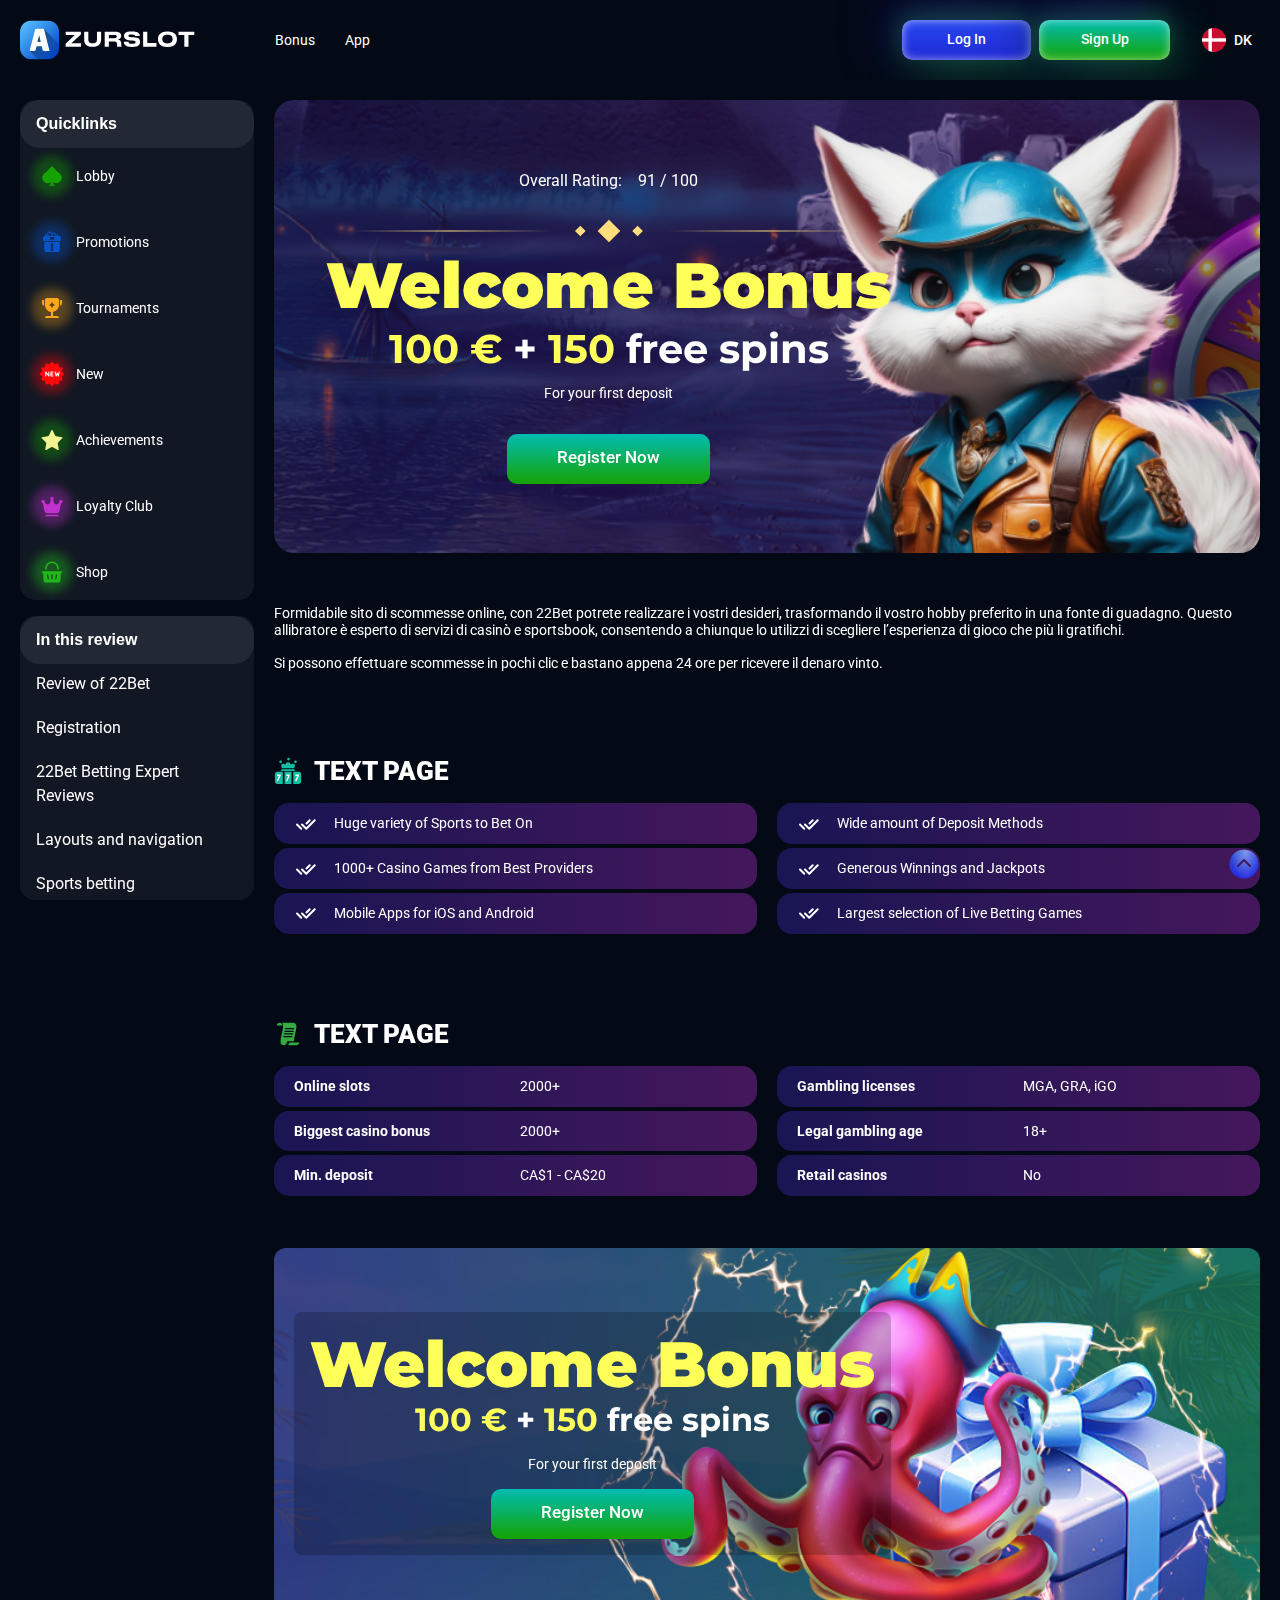
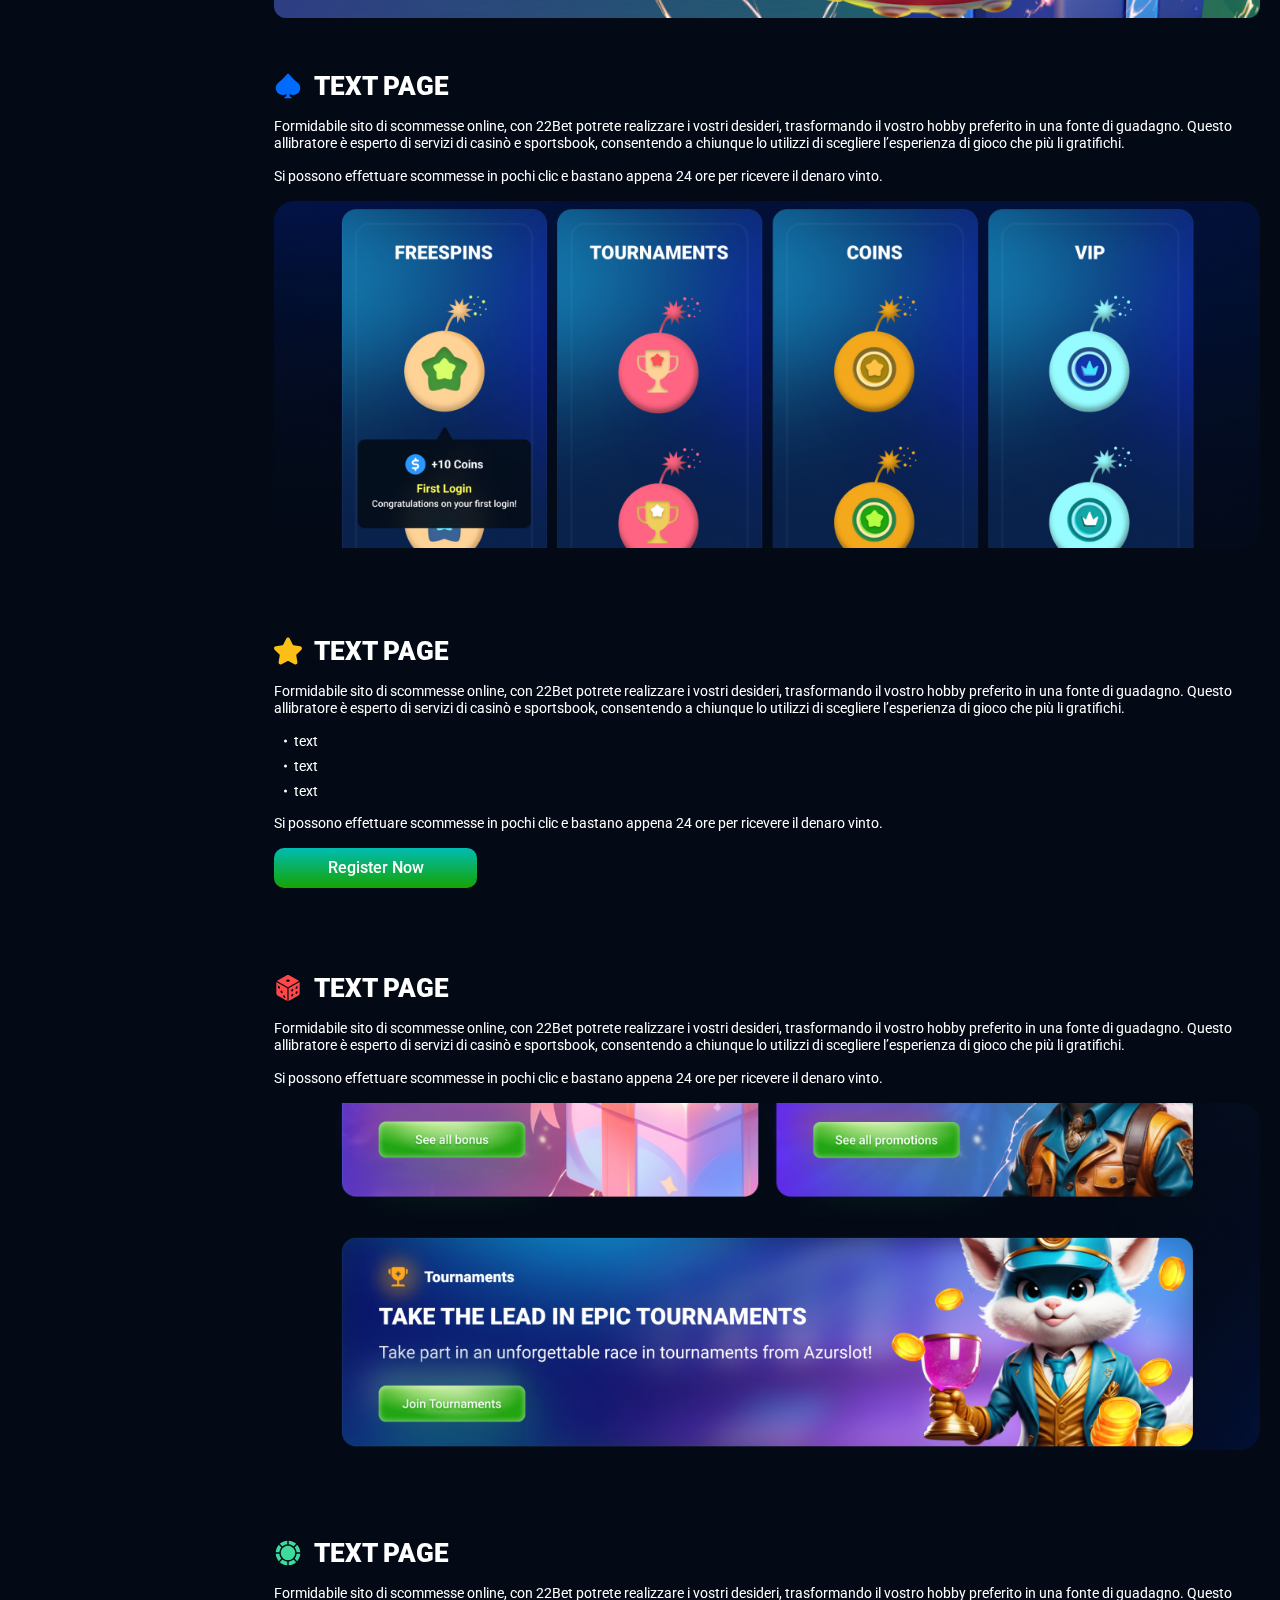
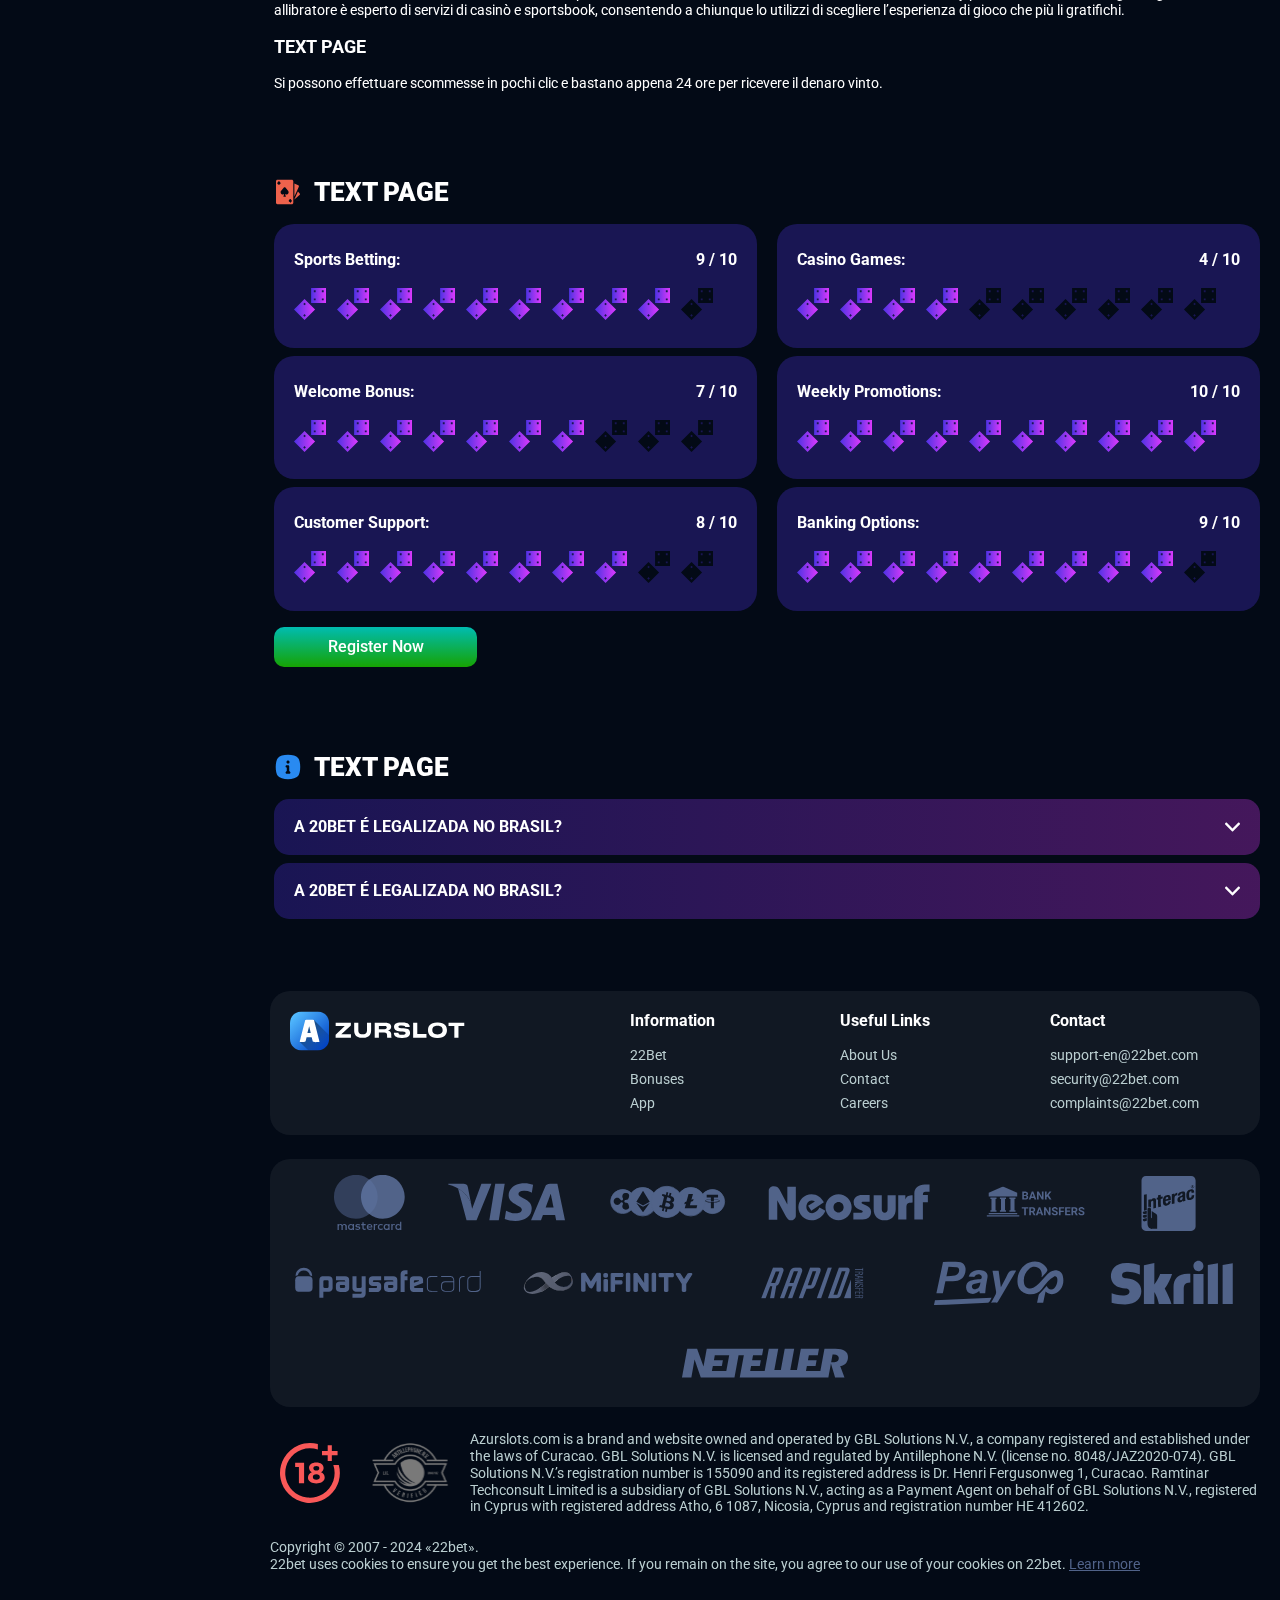
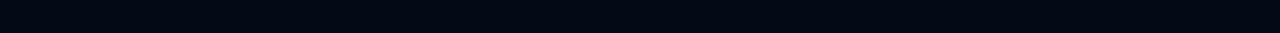
<file: index.html>
<!DOCTYPE html>
<html lang="dk">
  <head>
    <meta charset="UTF-8" />
    <meta name="viewport" content="width=device-width, initial-scale=1.0" />
    <title>Welcome bonus!</title>
    <meta
      name="description"
      content=""
    />
    <meta property="og:site_name" content="" />
    <meta property="og:title" content="" />
    <meta property="og:type" content="website" />
    <meta property="og:url" content="http://azurslot.dk/" />
    <meta property="og:image" content />
    <meta property="og:image:alt" content />
    <meta property="og:locale" content="dk" />
    <meta
      property="og:description"
      content=""
    />
    <link rel="preconnect" href="https://fonts.googleapis.com" />
    <link rel="preconnect" href="https://fonts.gstatic.com" crossorigin />
    <link
      href="https://fonts.googleapis.com/css2?family=Roboto:wght@400;500;700&family=Montserrat:wght@100;200;300;400;500;600;700;800;900&display=swap"
      rel="stylesheet"
    />

    <link rel="stylesheet" href="./css/reset.css" />
    <link rel="stylesheet" href="./css/main.css" />
    <link rel="stylesheet" href="./css/media.css" />
    <link rel="icon" href="./images/favicon.png" type="image/x-icon" />
    <script
      src="https://code.jquery.com/jquery-3.6.1.min.js"
      integrity="sha256-o88AwQnZB+VDvE9tvIXrMQaPlFFSUTR+nldQm1LuPXQ="
      crossorigin="anonymous"
    ></script>
  </head>
  <body>
    <header class="header">
      <section class="content header__content">
        <a href="#" class="logo header__logo"
          ><img src="./images/logo.svg" alt="logo" title=""
        /></a>
        <button class="header__btn-menu">
          <svg
            width="16px"
            height="16px"
            viewBox="0 0 16 16"
            xmlns="http://www.w3.org/2000/svg"
          >
            <rect y="0" width="16" height="3" rx="1.5"></rect>
            <rect y="6.5" width="16" height="3" rx="1.5"></rect>
            <rect y="13" width="16" height="3" rx="1.5"></rect>
          </svg>
        </button>
        <nav class="menu header__menu">
          <ul class="header__menu-list">
            <li><a href="#">Bonus</a></li>
            <li><a href="#">App</a></li>
          </ul>
          <div class="header__btn">
            <a
              href="#"
              class="header__button header__button-login header__btn-login"
              >Log In
            </a>
            <a
              href="#"
              class="header__button header__button-signin header__btn-signin"
              >Sign Up</a
            >
          </div>
        </nav>
        <a href="#" class="header__button header__button-login">Log In</a>
        <a href="#" class="header__button header__button-signin">Sign Up</a>

        <div class="header__language">
          <div class="header__flag-wrap">
            <a class="header__country" href="#">
              <span><img src="./images/flag.png" alt=" Flag" title /></span>
              <span>dk</span>
            </a>
          </div>
        </div>
      </section>
    </header>
    <main class="main">
      <aside class="sidebar-wrapper">
        <section class="content sidebar">
          <nav class="menu sidebar__menu">
            <button class="sidebar__links-menu">Quicklinks</button>
            <ul>
              <li>
                <a href="#">
                  <div class="icon-blur">
                    <span></span>
                    <img
                      class="icon-default"
                      src="./images/sidebar/lobby.svg"
                      alt=" Lobby"
                      title
                    />
                  </div>

                  Lobby
                </a>
              </li>
              <li>
                <a href="#">
                  <div class="icon-blur">
                    <span></span>
                    <img
                      class="icon-default"
                      src="./images/sidebar/promotions.svg"
                      alt="Promotions"
                      title
                    />
                  </div>
                  Promotions</a
                >
              </li>
              <li>
                <a href="#">
                  <div class="icon-blur">
                    <span></span
                    ><img
                      class="icon-default"
                      src="./images/sidebar/tournaments.svg"
                      alt="Tournaments"
                      title
                    />
                  </div>
                  Tournaments</a
                >
              </li>
              <li>
                <a href="#">
                  <div class="icon-blur">
                    <span></span
                    ><img
                      class="icon-default"
                      src="./images/sidebar/new.svg"
                      alt="New"
                      title
                    />
                  </div>

                  New</a
                >
              </li>
              <li>
                <a href="">
                  <div class="icon-blur">
                    <span></span
                    ><img
                      class="icon-default"
                      src="./images/sidebar/achievements.svg"
                      alt="Achievements"
                      title
                    />
                  </div>
                  Achievements</a
                >
              </li>

              <li>
                <a href="">
                  <div class="icon-blur">
                    <span></span
                    ><img
                      class="icon-default"
                      src="./images/sidebar/loyaltyClub.svg"
                      alt="Loyalty Club"
                      title
                    />
                  </div>
                  Loyalty Club</a
                >
              </li>
              <li>
                <a href="">
                  <div class="icon-blur">
                    <span></span
                    ><img
                      class="icon-default"
                      src="./images/sidebar/shop.svg"
                      alt="Shop"
                      title
                    />
                  </div>
                  Shop</a
                >
              </li>
            </ul>
          </nav>

          <div class="sidebar__navigation">
            <button class="sidebar__links-button">In this review</button>
            <div class="sidebar__links">
              <ul class="sidebar__links-list">
                <li><a href="#" title>Review of 22Bet</a></li>
                <li><a href="#" title>Registration</a></li>
                <li><a href="#" title>22Bet Betting Expert Reviews</a></li>
                <li><a href="#" title>Layouts and navigation</a></li>
                <li><a href="#" title>Sports betting</a></li>
                <li><a href="#" title>Sports offers</a></li>
                <li><a href="#" title>Live betting</a></li>
                <li><a href="#" title>Cash out</a></li>
                <li><a href="#" title>Live stream</a></li>
              </ul>
            </div>
          </div>
        </section>
      </aside>

      <section class="content__wrapper">
        <section class="content hero hero__content">
          <div class="background ">
            <img src="./images/main/bg-main.png" alt="hero" title />
          </div>

          <div class="hero__data">
            <div
              class="hero__rating"
              itemscope
              itemtype="http://schema.org/Game"
            >
              <p>Overall Rating:</p>
              <meta itemprop="name" content="http://azurslot.dk/" />
              <span
                itemprop="aggregateRating"
                itemscope
                itemtype="http://schema.org/AggregateRating"
              >
                <span itemprop="ratingValue"> 91 </span>
                <span> / </span>
                <span itemprop="bestRating"> 100 </span>
                <meta itemprop="reviewCount" content="100" />
              </span>
            </div>
            <h1 class="title general hero__title">
              Welcome Bonus 
              <strong>
                100 € <span> + </span>150 <span>free spins </span></strong
              >
            </h1>
            <p class="hero__text">For your first deposit</p>

            <a href="#" class="button hero__button">Register Now</a>
          </div>
        </section>
        <section class="content page-nav">
          <div class="page-nav-button sidebar__links-button">
            In this review
          </div>
          <ul class="page-nav-list sidebar__links-list">
            <li><a href="#" title>Review of 22Bet</a></li>
            <li><a href="#" title>Registration</a></li>
            <li><a href="#" title>22Bet Betting Expert Reviews</a></li>
            <li><a href="#" title>Layouts and navigation</a></li>
            <li><a href="#" title>Sports betting</a></li>
            <li><a href="#" title>Sports offers</a></li>
            <li><a href="#" title>Live betting</a></li>
            <li><a href="#" title>Cash out</a></li>
            <li><a href="#" title>Live stream</a></li>
          </ul>
        </section>
        <section class="content article">
          <p>
            Formidabile sito di scommesse online, con 22Bet potrete realizzare i
            vostri desideri, trasformando il vostro hobby preferito in una fonte
            di guadagno. Questo allibratore è esperto di servizi di casinò e
            sportsbook, consentendo a chiunque lo utilizzi di scegliere
            l’esperienza di gioco che più li gratifichi.
          </p>

          <p>
            Si possono effettuare scommesse in pochi clic e bastano appena 24
            ore per ricevere il denaro vinto.
          </p>
        </section>

        <section class="content features ">
          <h2 class="title high features__title features__title-jackpot">Text page</h2>
          <div class="features__list">
              
            <div class="features__info">
            <ul >
              <li class="features__item">
                      Huge variety of Sports to Bet On
              </li>
              <li>
                1000+ Casino Games from Best Providers
              </li>
              <li>
                Mobile Apps for iOS and Android
              </li>
            </ul>
            <ul>
              <li>
                Wide amount of Deposit Methods
              </li>
              <li>
                Generous Winnings and Jackpots
              </li>
              <li>
               Largest selection of Live Betting Games
              </li>
            </ul>
           </div>
       
          </div>
        </section>
        <section class="content about">
          <h2 class="title high about__title">Text page</h2>
         <div class="about__content">
          <table class="about__table">
            <tbody class="about__group">
              
                <tr>
                <td>Online slots</td>
                <td>2000+</td>
               </tr>
               <tr>
                <td>Biggest casino bonus</td>
                <td>2000+</td>
               </tr>
               <tr>
                <td>Min. deposit</td>
                <td>CA$1 - CA$20</td>
               </tr>
            </tbody>
            <tbody class="about__group">
                <tr>
                  <td>Gambling licenses</td>
                  <td>MGA, GRA, iGO</td>
                </tr>
                <tr>
                  <td>Legal gambling age</td>
                  <td>18+</td>
                </tr>
                <tr>
                  <td>Retail casinos</td>
                  <td>No</td>
                </tr>
              
            </tbody>
          </table>
       
         </div>
        </section> 

        <section class="content banner">
          <div class="background banner__background">
            <img src="./images/main/banner-main.png" alt="banner" title />
          </div>
          <div class="banner__info">
            <h2 class="title high banner__title-main">
              Welcome Bonus 
              <strong>
                100 € <span> + </span>150 <span>free spins </span></strong
              >
            </h2>
            <p>
              For your first deposit</p>
              <a href="#" class="button banner__button">Register Now</a>
            </p>
          </div>
        </section>
        <section class="content article">
          <h2 class="article__title high title">Text page</h2>

          <p class="">
            Formidabile sito di scommesse online, con 22Bet potrete realizzare i
            vostri desideri, trasformando il vostro hobby preferito in una fonte
            di guadagno. Questo allibratore è esperto di servizi di casinò e
            sportsbook, consentendo a chiunque lo utilizzi di scegliere
            l’esperienza di gioco che più li gratifichi.
          </p>

          <p>
            Si possono effettuare scommesse in pochi clic e bastano appena 24
            ore per ricevere il denaro vinto.
          </p>
          <div class="images">
            <img
              src="./images/main/image1-main.png"
              alt="images"
              title
              class=""
            />
          </div>
        </section>
        <section class="content article">
          <h2 class="article__title article__title-star high title">Text page</h2>
          <p>
            Formidabile sito di scommesse online, con 22Bet potrete realizzare i
            vostri desideri, trasformando il vostro hobby preferito in una fonte
            di guadagno. Questo allibratore è esperto di servizi di casinò e
            sportsbook, consentendo a chiunque lo utilizzi di scegliere
            l’esperienza di gioco che più li gratifichi.
          </p>
          <ul>
            <li>text</li>
            <li>text</li>
            <li>text</li>
          </ul>
          <p>
            Si possono effettuare scommesse in pochi clic e bastano appena 24
            ore per ricevere il denaro vinto.
          </p>

          <a href="#" class="button article__button">Register Now</a>
        </section>
        <section class="content article">
          <h2 class="article__title article__title-cube high title">Text page</h2>

          <p class="">
            Formidabile sito di scommesse online, con 22Bet potrete realizzare i
            vostri desideri, trasformando il vostro hobby preferito in una fonte
            di guadagno. Questo allibratore è esperto di servizi di casinò e
            sportsbook, consentendo a chiunque lo utilizzi di scegliere
            l’esperienza di gioco che più li gratifichi.
          </p>

          <p>
            Si possono effettuare scommesse in pochi clic e bastano appena 24
            ore per ricevere il denaro vinto.
          </p>
          <div class="images">
            <img
              src="./images/main/image2-main.png"
              alt="images"
              title
              class=""
            />
          </div>
        </section>
        <section class="content article">
          <h2 class="article__title article__title-roulette high title">Text page</h2>
          <p>
            Formidabile sito di scommesse online, con 22Bet potrete realizzare i
            vostri desideri, trasformando il vostro hobby preferito in una fonte
            di guadagno. Questo allibratore è esperto di servizi di casinò e
            sportsbook, consentendo a chiunque lo utilizzi di scegliere
            l’esperienza di gioco che più li gratifichi.
          </p>

          <h3>Text page</h3>

          <p>
            Si possono effettuare scommesse in pochi clic e bastano appena 24
            ore per ricevere il denaro vinto.
          </p>
        </section>
        <section class="content ratings">
          <h2 class="ratings__title title high">Text page</h2>

              <div class="ratings__content">
              <ul class="ratings__list">
                <li>
                 
                  <div  class="ratings__info">
                    
                    <span class="ratings__data">
                      <span>9</span>
                      <span>/</span>
                      <span>10</span>
                    </span>
                   
                    <p>Sports betting:</p>
                
                  </div>
                  <div class="ratings__img">
                    <img src="./images/main/ratings-icon.svg" alt="ratings" title>
                    <img src="./images/main/ratings-icon.svg" alt="ratings" title>
                    <img src="./images/main/ratings-icon.svg" alt="ratings" title>
                    <img src="./images/main/ratings-icon.svg" alt="ratings" title>
                    <img src="./images/main/ratings-icon.svg" alt="ratings" title>
                    <img src="./images/main/ratings-icon.svg" alt="ratings" title>
                    <img src="./images/main/ratings-icon.svg" alt="ratings" title>
                    <img src="./images/main/ratings-icon.svg" alt="ratings" title>
                    <img src="./images/main/ratings-icon.svg" alt="ratings" title>
                    <img class="ratings-icon-grey" src="./images/main/ratings-icon-grey.svg" alt="ratings" title>
                    
                  </div>
                </li>
                <li>
                  
                  <div class="ratings__info">
                    <span class="ratings__data">
                      <span>7</span>
                      <span>/</span>
                      <span>10</span>
                    </span>
                    <p>Welcome Bonus:
                    </p> 
                  </div>
                  <div class="ratings__img">
                    <img src="./images/main/ratings-icon.svg" alt="ratings" title>
                    <img src="./images/main/ratings-icon.svg" alt="ratings" title>
                    <img src="./images/main/ratings-icon.svg" alt="ratings" title>
                    <img src="./images/main/ratings-icon.svg" alt="ratings" title>
                    <img src="./images/main/ratings-icon.svg" alt="ratings" title>
                  <img src="./images/main/ratings-icon.svg" alt="ratings" title>
                  <img src="./images/main/ratings-icon.svg" alt="ratings" title>
                    <img class="ratings-icon-grey" src="./images/main/ratings-icon-grey.svg" alt="ratings" title>
                    <img class="ratings-icon-grey" src="./images/main/ratings-icon-grey.svg" alt="ratings" title>
                    <img class="ratings-icon-grey" src="./images/main/ratings-icon-grey.svg" alt="ratings" title>
                
                  </div>
                </li>
                <li>
                  
                  <div class="ratings__info">
                    <span class="ratings__data">
                      <span>8</span>
                      <span>/</span>
                      <span>10</span>
                    </span>
                    <p>Customer support:</p>
              
                  </div>
                  <div class="ratings__img">
                    <img src="./images/main/ratings-icon.svg" alt="ratings" title>
                    <img src="./images/main/ratings-icon.svg" alt="ratings" title>
                    <img src="./images/main/ratings-icon.svg" alt="ratings" title>
                    <img src="./images/main/ratings-icon.svg" alt="ratings" title>
                    <img src="./images/main/ratings-icon.svg" alt="ratings" title>
                    <img src="./images/main/ratings-icon.svg" alt="ratings" title>
                    <img src="./images/main/ratings-icon.svg" alt="ratings" title>
                    <img src="./images/main/ratings-icon.svg" alt="ratings" title>
                    <img class="ratings-icon-grey" src="./images/main/ratings-icon-grey.svg" alt="ratings" title>
                    <img class="ratings-icon-grey" src="./images/main/ratings-icon-grey.svg" alt="ratings" title>
                    
                  </div>  
              </li>
              </ul>
              <ul class="ratings__list">
              <li>
               
                <div class="ratings__info">
                  <span class="ratings__data">
                    <span>4</span>
                    <span>/</span>
                    <span>10</span>
                  </span>
                  <p>Casino games:</p>
                
                </div>
                <div class="ratings__img">
                  <img src="./images/main/ratings-icon.svg" alt="ratings" title>
                  <img src="./images/main/ratings-icon.svg" alt="ratings" title>
                  <img src="./images/main/ratings-icon.svg" alt="ratings" title>
                  <img src="./images/main/ratings-icon.svg" alt="ratings" title>
                  <img class="ratings-icon-grey" src="./images/main/ratings-icon-grey.svg" alt="ratings" title>
                  <img class="ratings-icon-grey" src="./images/main/ratings-icon-grey.svg" alt="ratings" title>
                  <img class="ratings-icon-grey" src="./images/main/ratings-icon-grey.svg" alt="ratings" title>
                  <img class="ratings-icon-grey" src="./images/main/ratings-icon-grey.svg" alt="ratings" title>
                  <img class="ratings-icon-grey" src="./images/main/ratings-icon-grey.svg" alt="ratings" title>
                  <img class="ratings-icon-grey" src="./images/main/ratings-icon-grey.svg" alt="ratings" title>
                 
                </div>
              
               
              </li>
                <li>
                 
                  <div class="ratings__info">
                    <span class="ratings__data">
                      <span>10</span>
                      <span>/</span>
                      <span>10</span>
                    </span>
                    <p>Weekly Promotions:
                    </p>
              
                  </div>
                  <div class="ratings__img">
                    <img src="./images/main/ratings-icon.svg" alt="ratings" title>
                  <img src="./images/main/ratings-icon.svg" alt="ratings" title>
                  <img src="./images/main/ratings-icon.svg" alt="ratings" title>
                  <img src="./images/main/ratings-icon.svg" alt="ratings" title>
                  <img src="./images/main/ratings-icon.svg" alt="ratings" title>
                  <img src="./images/main/ratings-icon.svg" alt="ratings" title>
                  <img src="./images/main/ratings-icon.svg" alt="ratings" title>
                  <img src="./images/main/ratings-icon.svg" alt="ratings" title>
                  <img src="./images/main/ratings-icon.svg" alt="ratings" title>
                  <img src="./images/main/ratings-icon.svg" alt="ratings" title>
                  </div>   
                  
                </li> 
              <li>
               
                <div class="ratings__info">
                  <span class="ratings__data">
                    <span>9</span>
                    <span>/</span>
                    <span>10</span>
                  </span>
                  <p>Banking Options:</p>
                  
                </div> 
                <div class="ratings__img">
                  <img src="./images/main/ratings-icon.svg" alt="ratings" title>
                  <img src="./images/main/ratings-icon.svg" alt="ratings" title>
                  <img src="./images/main/ratings-icon.svg" alt="ratings" title>
                  <img src="./images/main/ratings-icon.svg" alt="ratings" title>
                  <img src="./images/main/ratings-icon.svg" alt="ratings" title>
                  <img src="./images/main/ratings-icon.svg" alt="ratings" title>
                  <img src="./images/main/ratings-icon.svg" alt="ratings" title>
                  <img src="./images/main/ratings-icon.svg" alt="ratings" title>
                  <img src="./images/main/ratings-icon.svg" alt="ratings" title>
                  <img class="ratings-icon-grey" src="./images/main/ratings-icon-grey.svg" alt="ratings" title>
                </div>
              </li> 
            
              </ul>
             
            </div>

          <a href="#" class="button ratings__button">Register Now</a>
        </section>
        <section class="content faq">
          <h2 class="title high faq__title">Text page</h2>
          <ul class="faq__list" itemscope itemtype="https://schema.org/FAQPage">
            <li
              class="faq__item"
              itemscope
              itemprop="mainEntity"
              itemtype="https://schema.org/Question"
            >
              <h3
                class="title medium faq__subtitle js-button-expander"
                itemprop="name"
              >
                A 20Bet é legalizada no Brasil?
              </h3>
              <div
                class="faq__answer js-expand-content"
                itemscope
                itemprop="acceptedAnswer"
                itemtype="https://schema.org/Answer"
              >
                <p itemprop="text">
                  O pacote especial para novos usuários da 20Bet paga 100% sobre
                  o primeiro depósito, com limite de 600 BRL.
                </p>
              </div>
            </li>
            <li
              class="faq__item"
              itemscope
              itemprop="mainEntity"
              itemtype="https://schema.org/Question"
            >
              <h3
                class="title medium faq__subtitle js-button-expander"
                itemprop="name"
              >
                A 20Bet é legalizada no Brasil?
              </h3>
              <div
                class="faq__answer js-expand-content"
                itemscope
                itemprop="acceptedAnswer"
                itemtype="https://schema.org/Answer"
              >
                <p itemprop="text">
                  O pacote especial para novos usuários da 20Bet paga 100% sobre
                  o primeiro depósito, com limite de 600 BRL.
                </p>
              </div>
            </li>
          </ul>
        </section>
        <div class="" onclick="scrollToTop()">
          <button class="main__arrow" id="scrollToTopBtn"></button>
        </div>
      </section>
    </main>
    <footer class="footer">
      <section class="content footer__content">
        <div class="footer__wrapper">
          <div class="footer__logo-wrap">
            <a href="./index.html" class="logo footer__logo"
              ><img src="./images/logo.svg" alt="logo" title=""
            /></a>
          </div>
          <ul class="footer__menu">
            <li>
              <div>Information</div>
              <ul class="footer__info">
                <li><a href="#">22Bet </a></li>
                <li><a href="#">Bonuses</a></li>
                <li><a href="#">App </a></li>
              </ul>
            </li>

            <li>
              <div>Useful Links</div>
              <ul class="footer__info">
                <li><a href="#">About Us</a></li>
                <li><a href="#">Contact</a></li>
                <li><a href="#">Careers</a></li>
              </ul>
            </li>
            <li>
              <div>Contact</div>
              <ul class="footer__info">
                <li>
                  <a href="mailto:support-en@22bet.com">support-en@22bet.com</a>
                </li>
                <li>
                  <a href="mailto:security@22bet.com">security@22bet.com</a>
                </li>
                <li>
                  <a href="mailto:complaints@22bet.com">complaints@22bet.com</a>
                </li>
              </ul>
            </li>
          </ul>
        </div>

        <div class="footer__cards-pay">
          <ul class="footer__cards-pay-first">
            <li>
              <a href="#"
                ><img src="./images/footer-pay/mastercard.svg" alt="pay" title
              /></a>
            </li>
            <li>
              <a href="#"
                ><img src="./images/footer-pay/visa.svg" alt="pay" title
              /></a>
            </li>
            <li>
              <a href="#"
                ><img src="./images/footer-pay/crypto.svg" alt="pay" title
              /></a>
            </li>
            <li>
              <a href="#"
                ><img src="./images/footer-pay/neosurf.svg" alt="pay" title
              /></a>
            </li>
            <li>
              <a href="#"
                ><img
                  src="./images/footer-pay/bank-transfers.svg"
                  alt="pay"
                  title
              /></a>
            </li>
            <li>
              <a href="#"
                ><img src="./images/footer-pay/interac.svg" alt="pay" title
              /></a>
            </li>
            <li>
              <a href="#"
                ><img src="./images/footer-pay/paysafecard.svg" alt="pay" title
              /></a>
            </li>
            <li>
              <a href="#"
                ><img
                  class="footer__cards-pay-img"
                  src="./images/footer-pay/mifinity.svg"
                  alt="pay"
                  title
              /></a>
            </li>
            <li>
              <a href="#"
                ><img
                  class="footer__cards-pay-img"
                  src="./images/footer-pay/rapid.svg"
                  alt="pay"
                  title
              /></a>
            </li>
            <li>
              <a href="#"
                ><img
                  class="footer__cards-pay-img"
                  src="./images/footer-pay/payOp.svg"
                  alt="pay"
                  title
              /></a>
            </li>
            <li>
              <a href="#"
                ><img
                  class="footer__cards-pay-img"
                  src="./images/footer-pay/skrill.svg"
                  alt="pay"
                  title
              /></a>
            </li>
            <li>
              <a href="#"
                ><img
                  class="footer__cards-pay-img"
                  src="./images/footer-pay/neteller.svg"
                  alt="pay"
                  title
              /></a>
            </li>
          </ul>
        </div>
        <div class="footer__text">
          <div class="footer__img">
            <img src="./images/age.svg" alt="age" title />
          <img src="./images/footer-frame.svg" alt="frame" title />
          </div>
          <p>
            Azurslots.com is a brand and website owned and operated by GBL
            Solutions N.V., a company registered and established under the laws
            of Curacao. GBL Solutions N.V. is licensed and regulated by
            Antillephone N.V. (license no. 8048/JAZ2020-074). GBL Solutions
            N.V.’s registration number is 155090 and its registered address is
            Dr. Henri Fergusonweg 1, Curacao. Ramtinar Techconsult Limited is a
            subsidiary of GBL Solutions N.V., acting as a Payment Agent on
            behalf of GBL Solutions N.V., registered in Cyprus with registered
            address Atho, 6 1087, Nicosia, Cyprus and registration number ΗΕ
            412602.
          </p>
        </div>
        <div class="footer__copy">
          <p>Copyright &copy; 2007 - 2024 «22bet».</p>
        <p>
          22bet uses cookies to ensure you get the best experience. If you
          remain on the site, you agree to our use of your cookies on 22bet.
          <a href="" class="footer__link">Learn more</a>
        </p>
        </div>
      </section>
    </footer>
    <script src="./js/sidebar.js" defer></script>
    <script src="./js/arrowUp.js" defer></script>
    <script src="./js/expander.js" defer></script>
    <script src="./js/mobile-menu.js" defer></script>
  </body>
</html>
</file>
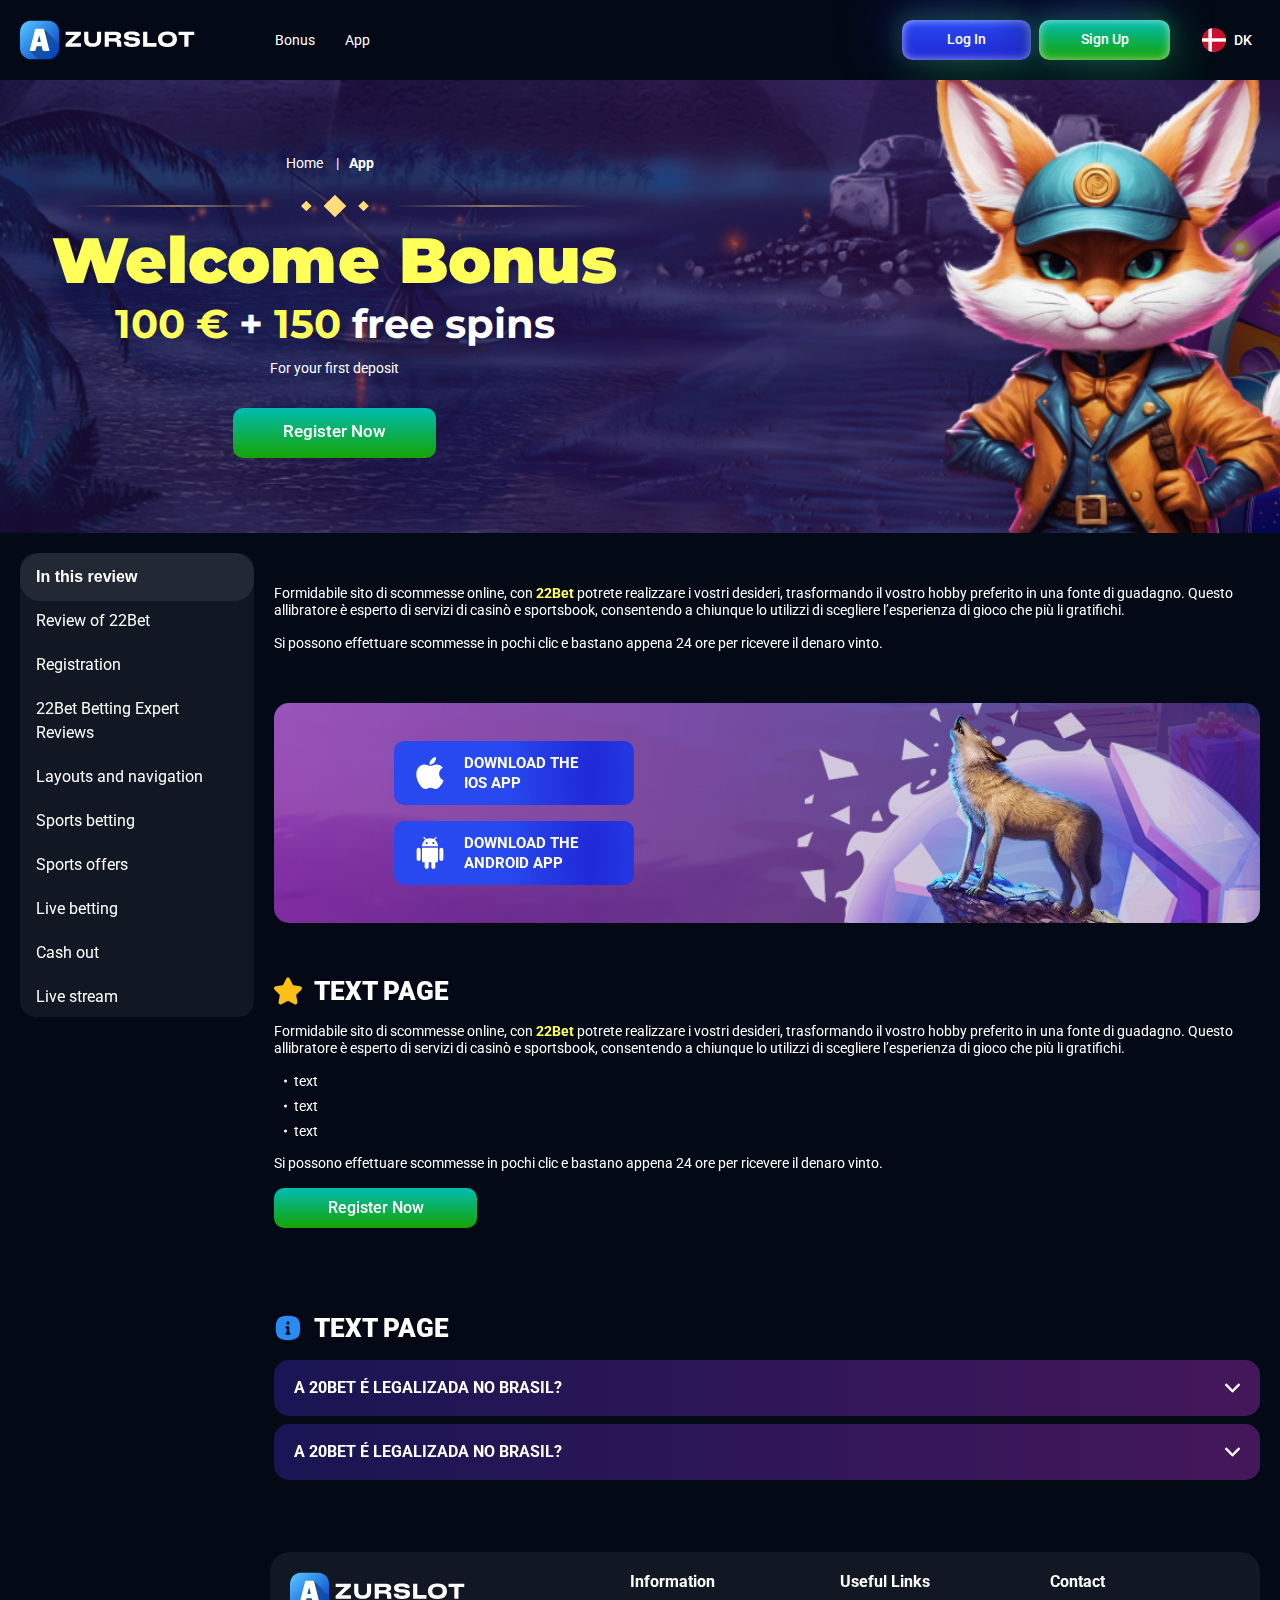
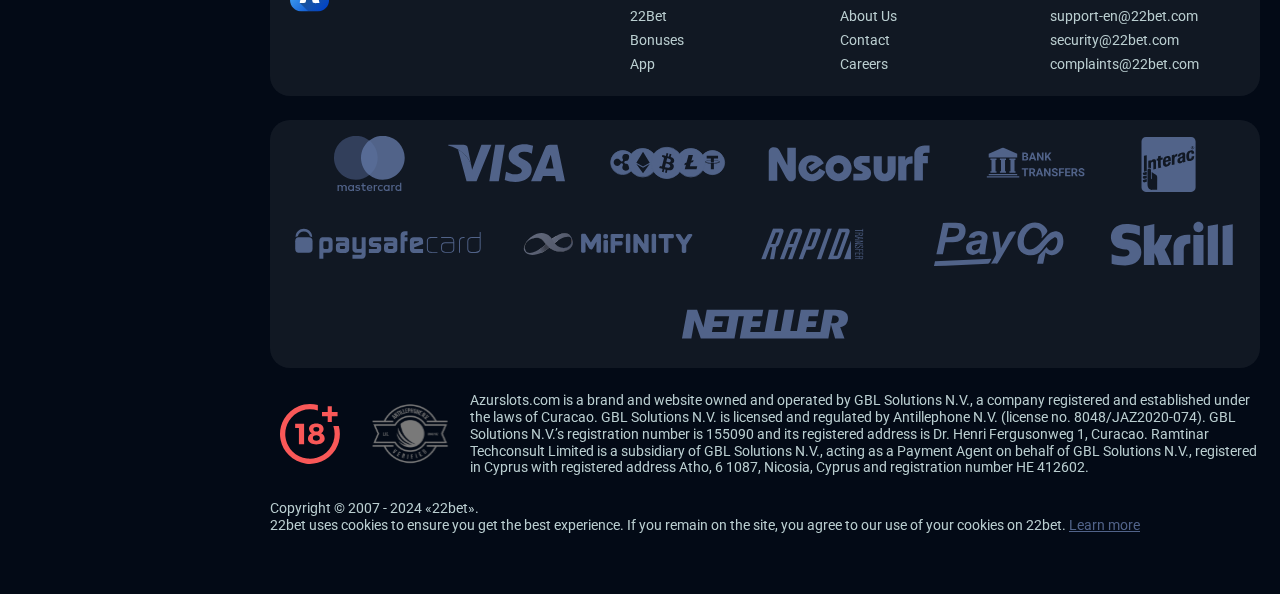
<file: app.html>
<!DOCTYPE html>
<html lang="dk">
  <head>
    <meta charset="UTF-8" />
    <meta name="viewport" content="width=device-width, initial-scale=1.0" />
    <title>Welcome Bonus !</title>
    <meta
      name="description"
      content=""
    />
    <meta property="og:site_name" content="" />
    <meta property="og:title" content="" />
    <meta property="og:type" content="website" />
    <meta property="og:url" content="http://azurslot.dk/" />
    <meta property="og:image" content />
    <meta property="og:image:alt" content />
    <meta property="og:locale" content="dk" />
    <meta
      property="og:description"
      content=""
    />
    <link rel="preconnect" href="https://fonts.googleapis.com" />
    <link rel="preconnect" href="https://fonts.gstatic.com" crossorigin />
    <link
      href="https://fonts.googleapis.com/css2?family=Roboto:wght@400;500;700&family=Montserrat:wght@100;200;300;400;500;600;700;800;900&display=swap"
      rel="stylesheet"
    />

    <link rel="stylesheet" href="./css/reset.css" />
    <link rel="stylesheet" href="./css/main.css" />
    <link rel="stylesheet" href="./css/media.css" />
    <link rel="icon" href="./images/favicon.png" type="image/x-icon" />
    <script
      src="https://code.jquery.com/jquery-3.6.1.min.js"
      integrity="sha256-o88AwQnZB+VDvE9tvIXrMQaPlFFSUTR+nldQm1LuPXQ="
      crossorigin="anonymous"
    ></script>
  </head>
  <body>
    <header class="header">
      <section class="content header__content">
        <a href="#" class="logo header__logo"
          ><img src="./images/logo.svg" alt="logo" title=""
        /></a>
        <button class="header__btn-menu">
          <svg
            width="16px"
            height="16px"
            viewBox="0 0 16 16"
            xmlns="http://www.w3.org/2000/svg"
          >
            <rect y="0" width="16" height="3" rx="1.5"></rect>
            <rect y="6.5" width="16" height="3" rx="1.5"></rect>
            <rect y="13" width="16" height="3" rx="1.5"></rect>
          </svg>
        </button>
        <nav class="menu header__menu">
          <ul class="header__menu-list">
            <li><a href="#">Bonus</a></li>
            <li><a href="#">App</a></li>
          </ul>
          <div class="header__btn">
            <a
              href="#"
              class="header__button header__button-login header__btn-login"
              >Log In
            </a>
            <a
              href="#"
              class="header__button header__button-signin header__btn-signin"
              >Sign Up</a
            >
          </div>
        </nav>
        <a href="#" class="header__button header__button-login">Log In </a>
        <a href="#" class="header__button header__button-signin">Sign Up</a>

        <div class="header__language">
          <div class="header__flag-wrap">
            <a class="header__country" href="#">
              <span><img src="./images/flag.png" alt=" Flag" title /></span>
              <span>dk</span>
            </a>
          </div>
        </div>
      </section>
    </header>
    <section class="hero hero__page">
      <div class="background hero__background">
        <img src="./images/app/bg-app.png" alt="hero" title />
      </div>

      <div class="hero__data hero__data-page">
        <ul
          class="breadcrumbs"
          itemscope
          itemtype="https://schema.org/BreadcrumbList"
        >
          <li
            itemprop="itemListElement"
            itemscope
            itemtype="https://schema.org/ListItem"
          >
            <a href="#" itemprop="item"> <span itemprop="name">Home</span></a>
            <meta itemprop="position" content="1" />
          </li>
          <li
            itemprop="itemListElement"
            itemscope
            itemtype="https://schema.org/ListItem"
          >
            <a href="#" itemprop="item"> <span itemprop="name">App</span></a>
            <meta itemprop="position" content="2" />
          </li>
        </ul>
        <h1 class="title general hero__title">
          Welcome Bonus
          <strong> 100 € <span> + </span>150 <span>free spins </span></strong>
        </h1>
        <p class="hero__text">For your first deposit</p>

        <a href="#" class="button hero__button">Register Now</a>
      </div>
    </section>
    <main class="main main-page">
      <aside class="sidebar-wrapper">
        <section class="content sidebar">
          <div class="sidebar__navigation">
            <button class="sidebar__links-button">In this review</button>
            <div class="sidebar__links">
              <ul class="sidebar__links-list">
                <li><a href="#" title>Review of 22Bet</a></li>
                <li><a href="#" title>Registration</a></li>
                <li><a href="#" title>22Bet Betting Expert Reviews</a></li>
                <li><a href="#" title>Layouts and navigation</a></li>
                <li><a href="#" title>Sports betting</a></li>
                <li><a href="#" title>Sports offers</a></li>
                <li><a href="#" title>Live betting</a></li>
                <li><a href="#" title>Cash out</a></li>
                <li><a href="#" title>Live stream</a></li>
              </ul>
            </div>
          </div>
        </section>
      </aside>

      <section class="content__wrapper">
        <section class="content page-nav">
          <div class="page-nav-button sidebar__links-button">
            In this review
          </div>
          <ul class="page-nav-list sidebar__links-list">
            <li><a href="#" title>Review of 22Bet</a></li>
            <li><a href="#" title>Registration</a></li>
            <li><a href="#" title>22Bet Betting Expert Reviews</a></li>
            <li><a href="#" title>Layouts and navigation</a></li>
            <li><a href="#" title>Sports betting</a></li>
            <li><a href="#" title>Sports offers</a></li>
            <li><a href="#" title>Live betting</a></li>
            <li><a href="#" title>Cash out</a></li>
            <li><a href="#" title>Live stream</a></li>
          </ul>
        </section>
        <section class="content article">
          <p>
            Formidabile sito di scommesse online, con
            <a href="#" class="article__link">22Bet</a> potrete realizzare i
            vostri desideri, trasformando il vostro hobby preferito in una fonte
            di guadagno. Questo allibratore è esperto di servizi di casinò e
            sportsbook, consentendo a chiunque lo utilizzi di scegliere
            l’esperienza di gioco che più li gratifichi.
          </p>

          <p>
            Si possono effettuare scommesse in pochi clic e bastano appena 24
            ore per ricevere il denaro vinto.
          </p>
        </section>
        <section class="content banner__app">
          <div class="background banner__background-app">
            <img
              class="background-app"
              src="./images/app/banner-app.png"
              alt="banner"
              title
            />
          </div>
          <div class="banner__content banner__content-app">
            <div class="banner__button-wrap">
              <a href="#" class="banner__btn banner__btn-android">
                DOWNLOAD THE IOS APP
              </a>

              <a href="#" class="banner__btn banner__btn-app">
                DOWNLOAD THE android APP</a
              >
            </div>
          </div>
        </section>
        <section class="content article">
          <h2 class="article__title article__title-star high title">
            Text page
          </h2>
          <p>
            Formidabile sito di scommesse online, con
            <a href="#" class="article__link">22Bet</a> potrete realizzare i
            vostri desideri, trasformando il vostro hobby preferito in una fonte
            di guadagno. Questo allibratore è esperto di servizi di casinò e
            sportsbook, consentendo a chiunque lo utilizzi di scegliere
            l’esperienza di gioco che più li gratifichi.
          </p>

          <ul>
            <li>text</li>
            <li>text</li>
            <li>text</li>
          </ul>
          <p>
            Si possono effettuare scommesse in pochi clic e bastano appena 24
            ore per ricevere il denaro vinto.
          </p>

          <a href="#" class="button article__button">Register Now</a>
        </section>
        <section class="content faq">
          <h2 class="title high faq__title">Text page</h2>
          <ul class="faq__list" itemscope itemtype="https://schema.org/FAQPage">
            <li
              class="faq__item"
              itemscope
              itemprop="mainEntity"
              itemtype="https://schema.org/Question"
            >
              <h3
                class="title medium faq__subtitle js-button-expander"
                itemprop="name"
              >
                A 20Bet é legalizada no Brasil?
              </h3>
              <div
                class="faq__answer js-expand-content"
                itemscope
                itemprop="acceptedAnswer"
                itemtype="https://schema.org/Answer"
              >
                <p itemprop="text">
                  O pacote especial para novos usuários da 20Bet paga 100% sobre
                  o primeiro depósito, com limite de 600 BRL.
                </p>
              </div>
            </li>
            <li
              class="faq__item"
              itemscope
              itemprop="mainEntity"
              itemtype="https://schema.org/Question"
            >
              <h3
                class="title medium faq__subtitle js-button-expander"
                itemprop="name"
              >
                A 20Bet é legalizada no Brasil?
              </h3>
              <div
                class="faq__answer js-expand-content"
                itemscope
                itemprop="acceptedAnswer"
                itemtype="https://schema.org/Answer"
              >
                <p itemprop="text">
                  O pacote especial para novos usuários da 20Bet paga 100% sobre
                  o primeiro depósito, com limite de 600 BRL.
                </p>
              </div>
            </li>
          </ul>
        </section>
      </section>
    </main>
    <footer class="footer">
      <section class="content footer__content">
        <div class="footer__wrapper">
          <div class="footer__logo-wrap">
            <a href="./index.html" class="logo footer__logo"
              ><img src="./images/logo.svg" alt="logo" title=""
            /></a>
          </div>
          <ul class="footer__menu">
            <li>
              <div>Information</div>
              <ul class="footer__info">
                <li><a href="#">22Bet </a></li>
                <li><a href="#">Bonuses</a></li>
                <li><a href="#">App </a></li>
              </ul>
            </li>

            <li>
              <div>Useful Links</div>
              <ul class="footer__info">
                <li><a href="#">About Us</a></li>
                <li><a href="#">Contact</a></li>
                <li><a href="#">Careers</a></li>
              </ul>
            </li>
            <li>
              <div>Contact</div>
              <ul class="footer__info">
                <li>
                  <a href="mailto:support-en@22bet.com">support-en@22bet.com</a>
                </li>
                <li>
                  <a href="mailto:security@22bet.com">security@22bet.com</a>
                </li>
                <li>
                  <a href="mailto:complaints@22bet.com">complaints@22bet.com</a>
                </li>
              </ul>
            </li>
          </ul>
        </div>

        <div class="footer__cards-pay">
          <ul class="footer__cards-pay-first">
            <li>
              <a href="#"
                ><img src="./images/footer-pay/mastercard.svg" alt="pay" title
              /></a>
            </li>
            <li>
              <a href="#"
                ><img src="./images/footer-pay/visa.svg" alt="pay" title
              /></a>
            </li>
            <li>
              <a href="#"
                ><img src="./images/footer-pay/crypto.svg" alt="pay" title
              /></a>
            </li>
            <li>
              <a href="#"
                ><img src="./images/footer-pay/neosurf.svg" alt="pay" title
              /></a>
            </li>
            <li>
              <a href="#"
                ><img
                  src="./images/footer-pay/bank-transfers.svg"
                  alt="pay"
                  title
              /></a>
            </li>
            <li>
              <a href="#"
                ><img src="./images/footer-pay/interac.svg" alt="pay" title
              /></a>
            </li>
            <li>
              <a href="#"
                ><img src="./images/footer-pay/paysafecard.svg" alt="pay" title
              /></a>
            </li>
            <li>
              <a href="#"
                ><img
                  class="footer__cards-pay-img"
                  src="./images/footer-pay/mifinity.svg"
                  alt="pay"
                  title
              /></a>
            </li>
            <li>
              <a href="#"
                ><img
                  class="footer__cards-pay-img"
                  src="./images/footer-pay/rapid.svg"
                  alt="pay"
                  title
              /></a>
            </li>
            <li>
              <a href="#"
                ><img
                  class="footer__cards-pay-img"
                  src="./images/footer-pay/payOp.svg"
                  alt="pay"
                  title
              /></a>
            </li>
            <li>
              <a href="#"
                ><img
                  class="footer__cards-pay-img"
                  src="./images/footer-pay/skrill.svg"
                  alt="pay"
                  title
              /></a>
            </li>
            <li>
              <a href="#"
                ><img
                  class="footer__cards-pay-img"
                  src="./images/footer-pay/neteller.svg"
                  alt="pay"
                  title
              /></a>
            </li>
          </ul>
        </div>
        <div class="footer__text">
          <div class="footer__img">
            <img src="./images/age.svg" alt="age" title />
            <img src="./images/footer-frame.svg" alt="frame" title />
          </div>
          <p>
            Azurslots.com is a brand and website owned and operated by GBL
            Solutions N.V., a company registered and established under the laws
            of Curacao. GBL Solutions N.V. is licensed and regulated by
            Antillephone N.V. (license no. 8048/JAZ2020-074). GBL Solutions
            N.V.’s registration number is 155090 and its registered address is
            Dr. Henri Fergusonweg 1, Curacao. Ramtinar Techconsult Limited is a
            subsidiary of GBL Solutions N.V., acting as a Payment Agent on
            behalf of GBL Solutions N.V., registered in Cyprus with registered
            address Atho, 6 1087, Nicosia, Cyprus and registration number ΗΕ
            412602.
          </p>
        </div>
        <div class="footer__copy">
          <p>Copyright &copy; 2007 - 2024 «22bet».</p>
          <p>
            22bet uses cookies to ensure you get the best experience. If you
            remain on the site, you agree to our use of your cookies on 22bet.
            <a href="" class="footer__link">Learn more</a>
          </p>
        </div>
      </section>
    </footer>
    <script src="./js/sidebar.js" defer></script>
    <script src="./js/expander.js" defer></script>
    <script src="./js/mobile-menu.js" defer></script>
  </body>
</html>
</file>
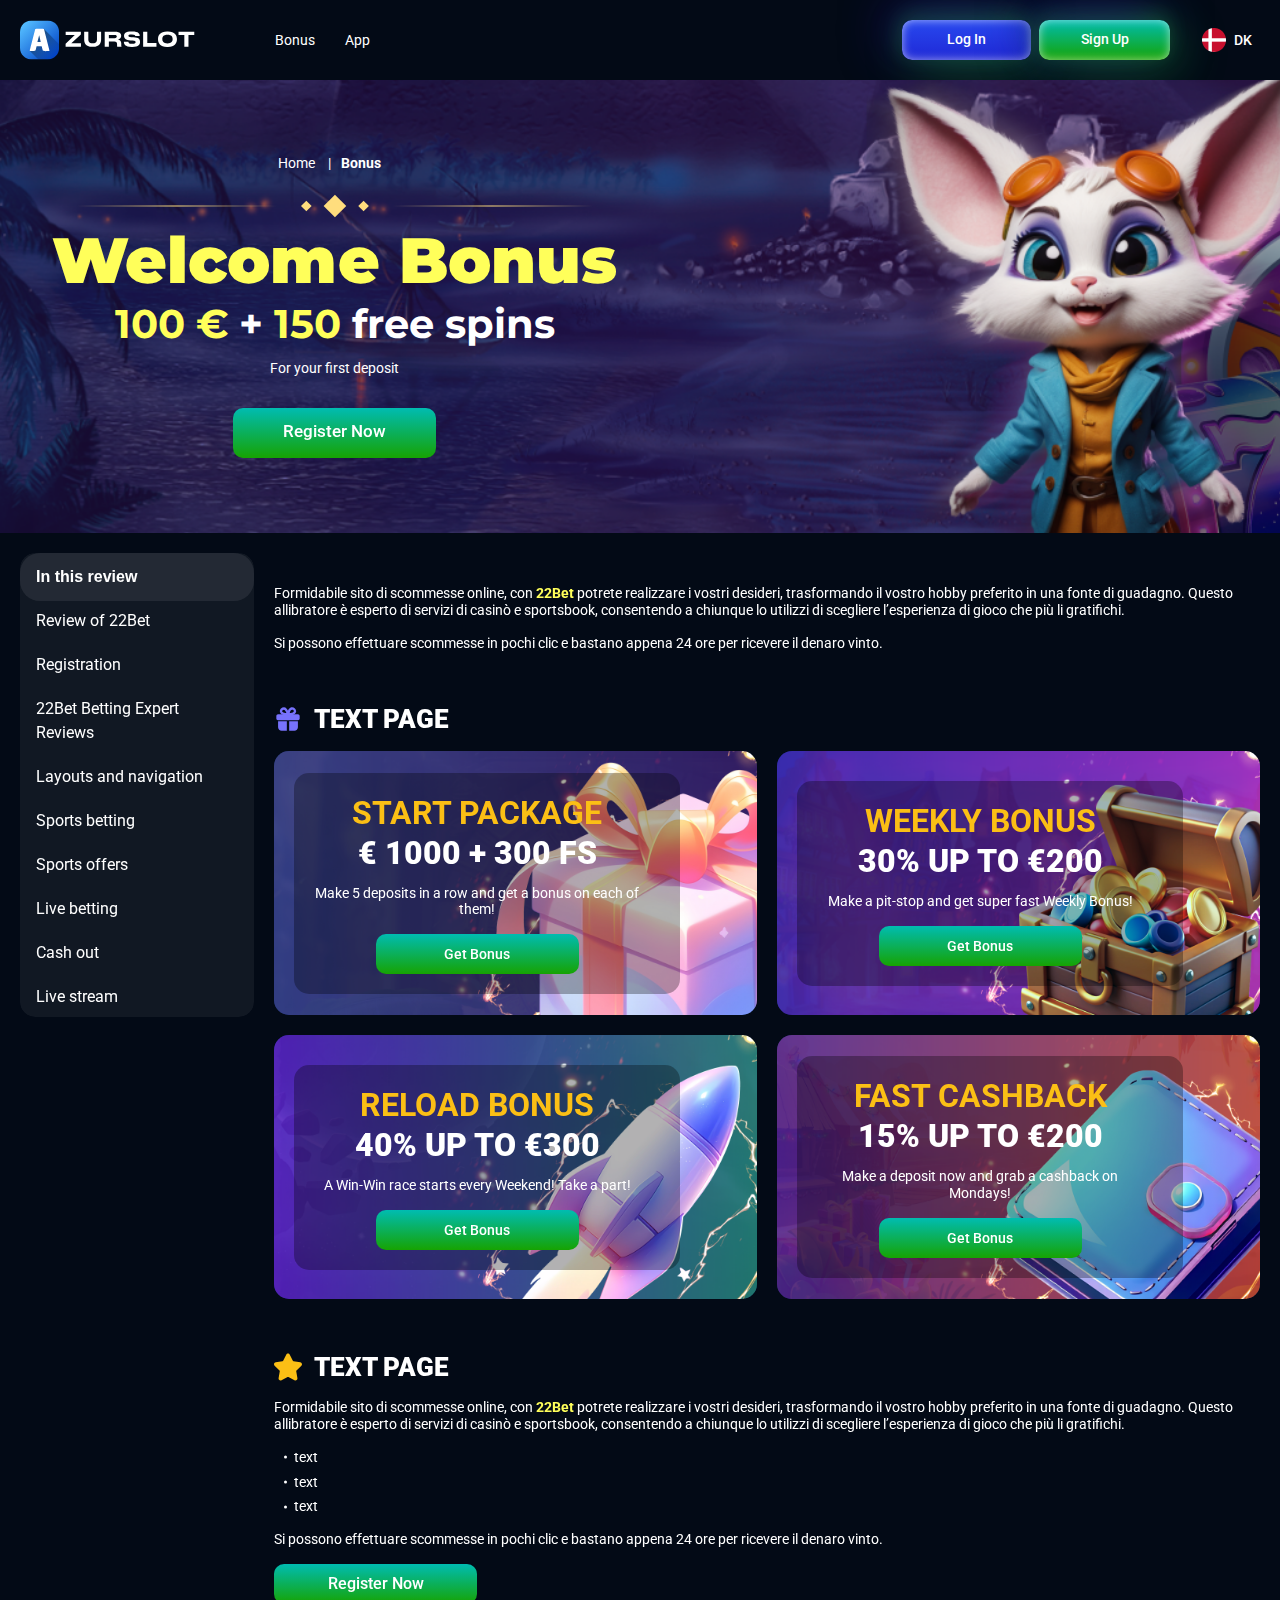
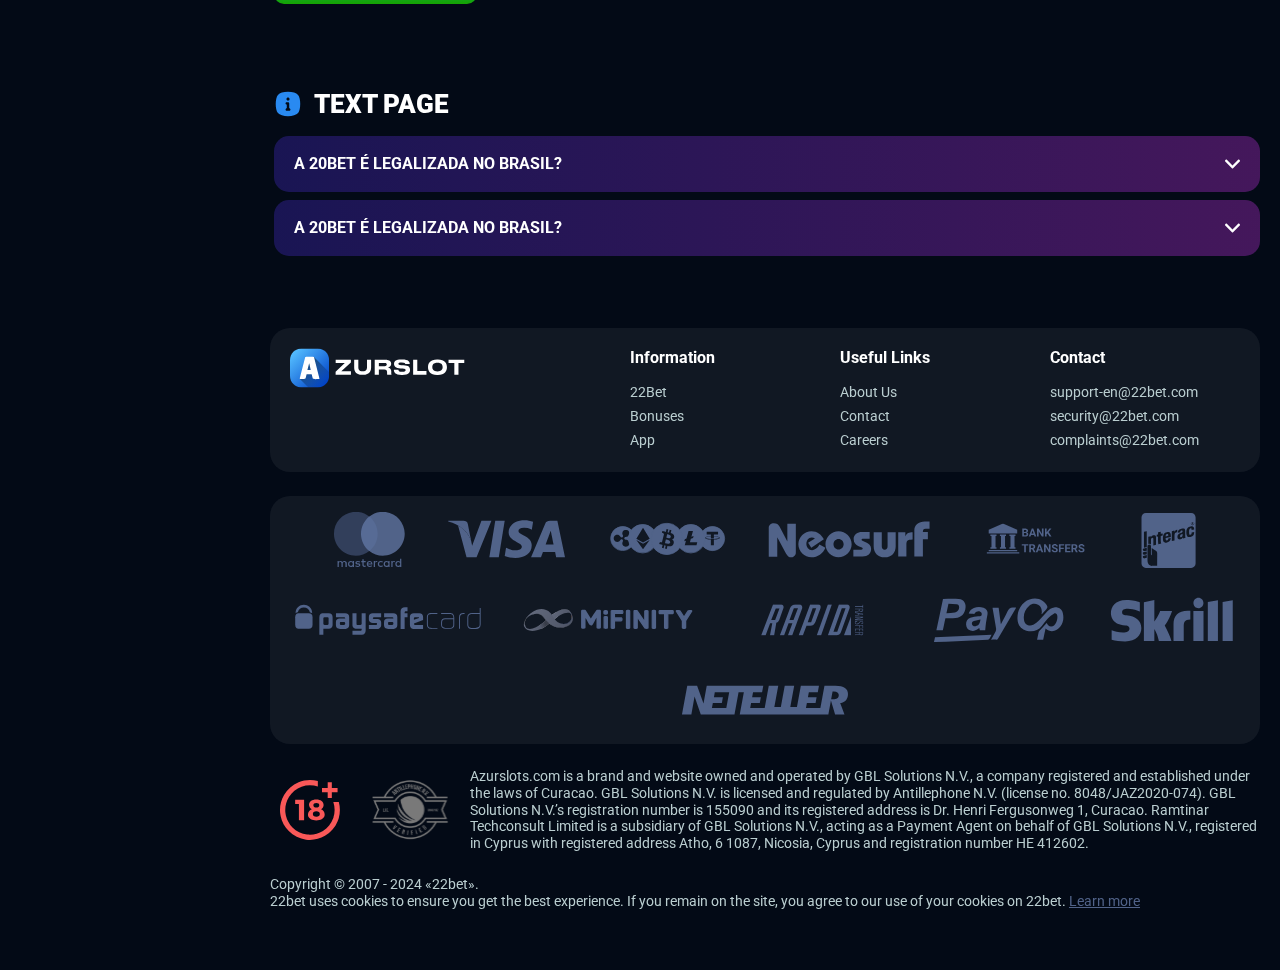
<file: bonus.html>
<!DOCTYPE html>
<html lang="dk">
  <head>
    <meta charset="UTF-8" />
    <meta name="viewport" content="width=device-width, initial-scale=1.0" />
    <title>Welcome Bonus !</title>
    <meta
      name="description"
      content=""
    />
    <meta property="og:site_name" content="" />
    <meta property="og:title" content="" />
    <meta property="og:type" content="website" />
    <meta property="og:url" content="http://azurslot.dk/" />
    <meta property="og:image" content />
    <meta property="og:image:alt" content />
    <meta property="og:locale" content="dk" />
    <meta
      property="og:description"
      content=""
    />
    <link rel="preconnect" href="https://fonts.googleapis.com" />
    <link rel="preconnect" href="https://fonts.gstatic.com" crossorigin />
    <link
      href="https://fonts.googleapis.com/css2?family=Roboto:wght@400;500;700&family=Montserrat:wght@100;200;300;400;500;600;700;800;900&display=swap"
      rel="stylesheet"
    />

    <link rel="stylesheet" href="./css/reset.css" />
    <link rel="stylesheet" href="./css/main.css" />
    <link rel="stylesheet" href="./css/media.css" />
    <link rel="icon" href="./images/favicon.png" type="image/x-icon" />
    <script
      src="https://code.jquery.com/jquery-3.6.1.min.js"
      integrity="sha256-o88AwQnZB+VDvE9tvIXrMQaPlFFSUTR+nldQm1LuPXQ="
      crossorigin="anonymous"
    ></script>
  </head>
  <body>
    <header class="header">
      <section class="content header__content">
        <a href="#" class="logo header__logo"
          ><img src="./images/logo.svg" alt="logo" title=""
        /></a>
        <button class="header__btn-menu">
          <svg
            width="16px"
            height="16px"
            viewBox="0 0 16 16"
            xmlns="http://www.w3.org/2000/svg"
          >
            <rect y="0" width="16" height="3" rx="1.5"></rect>
            <rect y="6.5" width="16" height="3" rx="1.5"></rect>
            <rect y="13" width="16" height="3" rx="1.5"></rect>
          </svg>
        </button>
        <nav class="menu header__menu">
          <ul class="header__menu-list">
            <li><a href="#">Bonus</a></li>
            <li><a href="#">App</a></li>
          </ul>
          <div class="header__btn">
            <a
              href="#"
              class="header__button header__button-login header__btn-login"
              >Log In
            </a>
            <a
              href="#"
              class="header__button header__button-signin header__btn-signin"
              >Sign Up</a
            >
          </div>
        </nav>
        <a href="#" class="header__button header__button-login">Log In</a>
        <a href="#" class="header__button header__button-signin">Sign Up</a>

        <div class="header__language">
          <div class="header__flag-wrap">
            <a class="header__country" href="#">
              <span><img src="./images/flag.png" alt=" Flag" title /></span>
              <span>dk</span>
            </a>
          </div>
        </div>
      </section>
    </header>
    <section class="hero hero__page">
      <div class="background hero__background">
        <img src="./images/bonus/bg-bonus.png" alt="hero" title />
      </div>

      <div class="hero__data hero__data-page">
        <ul
          class="breadcrumbs"
          itemscope
          itemtype="https://schema.org/BreadcrumbList"
        >
          <li
            itemprop="itemListElement"
            itemscope
            itemtype="https://schema.org/ListItem"
          >
            <a href="#" itemprop="item"> <span itemprop="name">Home</span></a>
            <meta itemprop="position" content="1" />
          </li>
          <li
            itemprop="itemListElement"
            itemscope
            itemtype="https://schema.org/ListItem"
          >
            <a href="#" itemprop="item"> <span itemprop="name">Bonus</span></a>
            <meta itemprop="position" content="2" />
          </li>
        </ul>
        <h1 class="title general hero__title">
          Welcome Bonus
          <strong> 100 € <span> + </span>150 <span>free spins </span></strong>
        </h1>
        <p class="hero__text">For your first deposit</p>

        <a href="#" class="button hero__button">Register Now</a>
      </div>
    </section>
    <main class="main main-page">
      <aside class="sidebar-wrapper">
        <section class="content sidebar">
          <div class="sidebar__navigation">
            <button class="sidebar__links-button">In this review</button>
            <div class="sidebar__links">
              <ul class="sidebar__links-list">
                <li><a href="#" title>Review of 22Bet</a></li>
                <li><a href="#" title>Registration</a></li>
                <li><a href="#" title>22Bet Betting Expert Reviews</a></li>
                <li><a href="#" title>Layouts and navigation</a></li>
                <li><a href="#" title>Sports betting</a></li>
                <li><a href="#" title>Sports offers</a></li>
                <li><a href="#" title>Live betting</a></li>
                <li><a href="#" title>Cash out</a></li>
                <li><a href="#" title>Live stream</a></li>
              </ul>
            </div>
          </div>
        </section>
      </aside>

      <section class="content__wrapper">
        <section class="content page-nav">
          <div class="page-nav-button sidebar__links-button">
            In this review
          </div>
          <ul class="page-nav-list sidebar__links-list">
            <li><a href="#" title>Review of 22Bet</a></li>
            <li><a href="#" title>Registration</a></li>
            <li><a href="#" title>22Bet Betting Expert Reviews</a></li>
            <li><a href="#" title>Layouts and navigation</a></li>
            <li><a href="#" title>Sports betting</a></li>
            <li><a href="#" title>Sports offers</a></li>
            <li><a href="#" title>Live betting</a></li>
            <li><a href="#" title>Cash out</a></li>
            <li><a href="#" title>Live stream</a></li>
          </ul>
        </section>
        <section class="content article">
          <p>
            Formidabile sito di scommesse online, con
            <a href="#" class="article__link">22Bet</a> potrete realizzare i
            vostri desideri, trasformando il vostro hobby preferito in una fonte
            di guadagno. Questo allibratore è esperto di servizi di casinò e
            sportsbook, consentendo a chiunque lo utilizzi di scegliere
            l’esperienza di gioco che più li gratifichi.
          </p>

          <p>
            Si possono effettuare scommesse in pochi clic e bastano appena 24
            ore per ricevere il denaro vinto.
          </p>
        </section>
        <section class="content bonuses">
          <h2 class="title high bonus__title">Text page</h2>
          <ul class="bonuses__list">
            <li class="bonuses__item">
              <div class="bonuses__img">
                <img src="./images/bonus/banner-bonus1.png" alt="" title="" />
              </div>
              <div class="bonuses__desc">
                <div>
                  <h2 class="title high bonuses__title">
                    START PACKAGE
                    <strong>€ 1000 + 300 FS</strong>
                  </h2>
                  <p>
                    Make 5 deposits in a row and get a bonus on each of them!
                  </p>
                </div>
                <div class="bonuses__buttons">
                  <a href="#" class="button bonuses__button">Get Bonus</a>
                </div>
              </div>
            </li>
            <li class="bonuses__item">
              <div class="bonuses__img">
                <img src="./images/bonus/banner-bonus2.png" alt="" title="" />
              </div>
              <div class="bonuses__desc">
                <div>
                  <h2 class="title high bonuses__title">
                    WEEKLY BONUS
                    <strong>30% UP TO €200 </strong>
                  </h2>
                  <p>Make a pit-stop and get super fast Weekly Bonus!</p>
                </div>
                <div class="bonuses__buttons">
                  <a href="#" class="button bonuses__button">Get Bonus</a>
                </div>
              </div>
            </li>
            <li class="bonuses__item">
              <div class="bonuses__img">
                <img src="./images/bonus/banner-bonus3.png" alt="" title="" />
              </div>
              <div class="bonuses__desc">
                <div>
                  <h2 class="title high bonuses__title">
                    RELOAD BONUS
                    <strong>40% UP TO €300</strong>
                  </h2>
                  <p>A Win-Win race starts every
                    Weekend! Take a part!</p>
                </div>
                <div class="bonuses__buttons">
                  <a href="#" class="button bonuses__button">Get Bonus</a>
                </div>
              </div>
            </li>
            <li class="bonuses__item">
              <div class="bonuses__img">
                <img src="./images/bonus/banner-bonus4.png" alt="" title="" />
              </div>
              <div class="bonuses__desc">
                <div>
                  <h2 class="title high bonuses__title">
                    FAST CASHBACK
                    <strong>15% UP TO €200 </strong>
                  </h2>
                  <p>Make a deposit now and grab a cashback on Mondays!</p>
                </div>
                <div class="bonuses__buttons">
                  <a href="#" class="button bonuses__button">Get Bonus</a>
                </div>
              </div>
            </li>
          </ul>
        </section>
        <section class="content article">
          <h2 class="article__title article__title-star high title">
            Text page
          </h2>
          <p>
            Formidabile sito di scommesse online, con
            <a href="#" class="article__link">22Bet</a> potrete realizzare i
            vostri desideri, trasformando il vostro hobby preferito in una fonte
            di guadagno. Questo allibratore è esperto di servizi di casinò e
            sportsbook, consentendo a chiunque lo utilizzi di scegliere
            l’esperienza di gioco che più li gratifichi.
          </p>

          <ul>
            <li>text</li>
            <li>text</li>
            <li>text</li>
          </ul>
          <p>
            Si possono effettuare scommesse in pochi clic e bastano appena 24
            ore per ricevere il denaro vinto.
          </p>

          <a href="#" class="button article__button article__button-page"
            >Register Now</a
          >
        </section>
        <section class="content faq">
          <h2 class="title high faq__title">Text page</h2>
          <ul class="faq__list" itemscope itemtype="https://schema.org/FAQPage">
            <li
              class="faq__item"
              itemscope
              itemprop="mainEntity"
              itemtype="https://schema.org/Question"
            >
              <h3
                class="title medium faq__subtitle js-button-expander"
                itemprop="name"
              >
                A 20Bet é legalizada no Brasil?
              </h3>
              <div
                class="faq__answer js-expand-content"
                itemscope
                itemprop="acceptedAnswer"
                itemtype="https://schema.org/Answer"
              >
                <p itemprop="text">
                  O pacote especial para novos usuários da 20Bet paga 100% sobre
                  o primeiro depósito, com limite de 600 BRL.
                </p>
              </div>
            </li>
            <li
              class="faq__item"
              itemscope
              itemprop="mainEntity"
              itemtype="https://schema.org/Question"
            >
              <h3
                class="title medium faq__subtitle js-button-expander"
                itemprop="name"
              >
                A 20Bet é legalizada no Brasil?
              </h3>
              <div
                class="faq__answer js-expand-content"
                itemscope
                itemprop="acceptedAnswer"
                itemtype="https://schema.org/Answer"
              >
                <p itemprop="text">
                  O pacote especial para novos usuários da 20Bet paga 100% sobre
                  o primeiro depósito, com limite de 600 BRL.
                </p>
              </div>
            </li>
          </ul>
        </section>
      </section>
    </main>
    <footer class="footer">
      <section class="content footer__content">
        <div class="footer__wrapper">
          <div class="footer__logo-wrap">
            <a href="./index.html" class="logo footer__logo"
              ><img src="./images/logo.svg" alt="logo" title=""
            /></a>
          </div>
          <ul class="footer__menu">
            <li>
              <div>Information</div>
              <ul class="footer__info">
                <li><a href="#">22Bet </a></li>
                <li><a href="#">Bonuses</a></li>
                <li><a href="#">App </a></li>
              </ul>
            </li>

            <li>
              <div>Useful Links</div>
              <ul class="footer__info">
                <li><a href="#">About Us</a></li>
                <li><a href="#">Contact</a></li>
                <li><a href="#">Careers</a></li>
              </ul>
            </li>
            <li>
              <div>Contact</div>
              <ul class="footer__info">
                <li>
                  <a href="mailto:support-en@22bet.com">support-en@22bet.com</a>
                </li>
                <li>
                  <a href="mailto:security@22bet.com">security@22bet.com</a>
                </li>
                <li>
                  <a href="mailto:complaints@22bet.com">complaints@22bet.com</a>
                </li>
              </ul>
            </li>
          </ul>
        </div>

        <div class="footer__cards-pay">
          <ul class="footer__cards-pay-first">
            <li>
              <a href="#"
                ><img src="./images/footer-pay/mastercard.svg" alt="pay" title
              /></a>
            </li>
            <li>
              <a href="#"
                ><img src="./images/footer-pay/visa.svg" alt="pay" title
              /></a>
            </li>
            <li>
              <a href="#"
                ><img src="./images/footer-pay/crypto.svg" alt="pay" title
              /></a>
            </li>
            <li>
              <a href="#"
                ><img src="./images/footer-pay/neosurf.svg" alt="pay" title
              /></a>
            </li>
            <li>
              <a href="#"
                ><img
                  src="./images/footer-pay/bank-transfers.svg"
                  alt="pay"
                  title
              /></a>
            </li>
            <li>
              <a href="#"
                ><img src="./images/footer-pay/interac.svg" alt="pay" title
              /></a>
            </li>
            <li>
              <a href="#"
                ><img src="./images/footer-pay/paysafecard.svg" alt="pay" title
              /></a>
            </li>
            <li>
              <a href="#"
                ><img
                  class="footer__cards-pay-img"
                  src="./images/footer-pay/mifinity.svg"
                  alt="pay"
                  title
              /></a>
            </li>
            <li>
              <a href="#"
                ><img
                  class="footer__cards-pay-img"
                  src="./images/footer-pay/rapid.svg"
                  alt="pay"
                  title
              /></a>
            </li>
            <li>
              <a href="#"
                ><img
                  class="footer__cards-pay-img"
                  src="./images/footer-pay/payOp.svg"
                  alt="pay"
                  title
              /></a>
            </li>
            <li>
              <a href="#"
                ><img
                  class="footer__cards-pay-img"
                  src="./images/footer-pay/skrill.svg"
                  alt="pay"
                  title
              /></a>
            </li>
            <li>
              <a href="#"
                ><img
                  class="footer__cards-pay-img"
                  src="./images/footer-pay/neteller.svg"
                  alt="pay"
                  title
              /></a>
            </li>
          </ul>
        </div>
        <div class="footer__text">
          <div class="footer__img">
            <img src="./images/age.svg" alt="age" title />
            <img src="./images/footer-frame.svg" alt="frame" title />
          </div>
          <p>
            Azurslots.com is a brand and website owned and operated by GBL
            Solutions N.V., a company registered and established under the laws
            of Curacao. GBL Solutions N.V. is licensed and regulated by
            Antillephone N.V. (license no. 8048/JAZ2020-074). GBL Solutions
            N.V.’s registration number is 155090 and its registered address is
            Dr. Henri Fergusonweg 1, Curacao. Ramtinar Techconsult Limited is a
            subsidiary of GBL Solutions N.V., acting as a Payment Agent on
            behalf of GBL Solutions N.V., registered in Cyprus with registered
            address Atho, 6 1087, Nicosia, Cyprus and registration number ΗΕ
            412602.
          </p>
        </div>
        <div class="footer__copy">
          <p>Copyright &copy; 2007 - 2024 «22bet».</p>
          <p>
            22bet uses cookies to ensure you get the best experience. If you
            remain on the site, you agree to our use of your cookies on 22bet.
            <a href="" class="footer__link">Learn more</a>
          </p>
        </div>
      </section>
    </footer>
    <script src="./js/sidebar.js" defer></script>
    <script src="./js/expander.js" defer></script>
    <script src="./js/mobile-menu.js" defer></script>
  </body>
</html>
</file>
<file: css/main.css>
html {
  scroll-behavior: smooth;
  text-size-adjust: 100%;
  box-sizing: border-box;
}

body {
  display: block;
  position: relative;
  width: 100%;
  background: #030a16;
  font-family: "Roboto", sans-serif;
  font-size: 14px;
  font-weight: 400;
  line-height: 120%;
  text-align: left;
  color: #ffffff;
  overflow-x: hidden;
}

.content {
  display: block;
  position: relative;
  width: 100%;
  max-width: 1163px;
  max-width: 1400px;
  overflow: hidden;
  border-radius: 15px;
  background: transparent;
  padding: 32px 0;
  margin: 0 auto 20px auto;
}

h1,
h2,
h3,
h4,
.title {
  display: block;
  position: relative;
  font-size: 64px;
  font-weight: 900;
  line-height: 72px;
  text-align: center;
  color: #ffff5a;
}

h1 {
  font-family: "Montserrat", sans-serif;
}

h2,
.title.high {
  display: flex;
  justify-content: left;
  align-items: center;
  font-size: 26px;
  line-height: 32px;
  font-weight: 900;
  color: #ffffff;
  text-align: center;
  text-transform: uppercase;
  margin-bottom: 16px;
}

h3,
title.medium {
  font-size: 18px;
  font-weight: 700;
  line-height: 24px;
  text-align: left;
  color: #ffffff;
  text-transform: uppercase;
}
h4,
title.mini {
  font-size: 28px;
  font-weight: 700;
  line-height: 32px;
  text-align: center;
  color: #ffffff;
}

article > *,
.article > *,
.desk > * {
  margin-top: 16px;
}

article > *:first-child,
.article > *:first-child,
.desk > *:first-child {
  margin-top: 0 !important;
}

article > h2,
.article > h2,
.desk > h2 {
  margin-top: 32px;
}

article > h3,
.article > h3,
.desk > h3 {
  margin-top: 16px;
}
article > h4,
.article > h4,
.desk > h4 {
  margin-top: 16px;
}

.button {
  position: relative;
  width: 203px;
  height: 50px;
  background: linear-gradient(0deg, #16a302, #00bcb1),
    radial-gradient(35.8% 316.2% at 82.39% 55.47%, #16a302 0%, #00bcb1 100%),
    radial-gradient(76.9% 122.63% at 33.52% -15.63%, #f2f292 0%, #169100 85.15%),
    radial-gradient(
      66.76% 121.06% at 22.73% 20.31%,
      rgba(45, 241, 81, 0.2) 18.63%,
      rgba(55, 241, 45, 0.186) 100%
    ),
    radial-gradient(
      45.91% 85.94% at 55.4% 14.06%,
      rgba(255, 255, 255, 0.4) 0%,
      rgba(255, 255, 255, 0.032) 100%
    );

  border-radius: 10px;
  overflow: hidden;
  font-size: 17px;
  font-weight: 500;
  line-height: 100%;
  text-align: center;
  text-decoration: none;
  text-transform: capitalize;
  color: #ffffff;
  white-space: nowrap;
  cursor: pointer;
  padding: 15px 40px;
  margin: 0 auto;
  transition: all 0.5s;
  /* background: linear-gradient(0deg,  #16A302 ,   #00BCB1 ); */
}

.button:hover {
  transform: scale(1.1);
}

.header__button {
  position: relative;
  min-width: 131px;
  height: 40px;
  font-size: 14px;
  font-weight: 500;
  line-height: 100%;
  text-align: center;
  text-decoration: none;
  text-transform: capitalize;

  white-space: nowrap;
  color: #ffffff;
  cursor: pointer;
  background: linear-gradient(0deg, #16a302, #00bcb1),
    radial-gradient(35.8% 316.2% at 82.39% 55.47%, #16a302 0%, #00bcb1 100%),
    radial-gradient(76.9% 122.63% at 33.52% -15.63%, #f2f292 0%, #169100 85.15%),
    radial-gradient(
      66.76% 121.06% at 22.73% 20.31%,
      rgba(45, 241, 81, 0.2) 18.63%,
      rgba(55, 241, 45, 0.186) 100%
    ),
    radial-gradient(
      45.91% 85.94% at 55.4% 14.06%,
      rgba(255, 255, 255, 0.4) 0%,
      rgba(255, 255, 255, 0.032) 100%
    );
  box-shadow: 10px 10px 50px 0px #1ee9324d, -10px -10px 50px 0px #1b0c71,
    -2px -6px 20px 0px #1ee9324d, 0px 0px 10px 0px #ffffff99 inset;
  border-radius: 10px;
  overflow: hidden;
  padding: 12px 30px;
  margin: 0 auto;
}

.header__button-signin {
  margin-right: 24px;
  margin-left: 0;
  transition: all 0.5s;
}

.header__button-login {
  background: linear-gradient(0deg, #1f28d6, #2849ef),
    radial-gradient(35.8% 316.2% at 82.39% 55.47%, #1f28d6 0%, #2849ef 100%),
    radial-gradient(
      92.56% 151.44% at 33.52% -15.63%,
      #2575de 0%,
      #221be8 85.15%
    ),
    radial-gradient(
      66.76% 121.06% at 22.73% 20.31%,
      rgba(48, 25, 176, 0.2) 18.63%,
      rgba(9, 91, 179, 0.2) 100%
    ),
    radial-gradient(
      45.91% 85.94% at 55.4% 14.06%,
      rgba(255, 255, 255, 0.4) 0%,
      rgba(255, 255, 255, 0.032) 100%
    );

  min-width: 129px;
  margin-left: auto;
  margin-right: 8px;
}

.header__button:hover {
  transform: scale(1.05);
}

.header,
.main,
.footer {
  display: flex;
  position: relative;
  justify-content: space-between;
  align-items: center;
  width: 100%;
  max-width: 1600px;
  padding: 20px;
  margin: 0 auto;
}

.background,
.hero__background {
  display: block;
  position: absolute;
  bottom: 0;
  left: 0;
  height: 100%;
  width: 100%;
  overflow: hidden;
}

.background img,
.hero__background img {
  position: relative;
  display: block;
  width: 100%;
  height: 100%;
  object-fit: cover;
}
.images img {
  border-radius: 20px;
  width: 100%;
  height: 100%;
  overflow: hidden;
}

/* -------------------HEADER---------------- */

.header {
  position: fixed;
  top: 0;
  left: 0;
  right: 0;
  background: #030a16;
  padding: 0;
  z-index: 100;
  max-width: 100%;
}

.header__content {
  display: flex;
  align-items: center;
  flex-direction: row;
  max-width: 1600px;
  max-height: 80px;
  border-radius: 0;
  background: #030a16;
  padding: 20px;
  margin-bottom: 0;
}

.logo {
  display: block;
  position: relative;
  flex: 0 0 179px;
  margin-right: 61px;
  padding: 20px 0;
  transition: all 0.5s;
}

.logo:hover {
  transform: scale(1.2);
}

.logo img {
  display: block;
  position: relative;
  width: auto;
  max-height: 40px;
}

.header__menu {
  display: flex;
  white-space: nowrap;
  max-height: calc(100vh - 60px);
  overflow-y: auto;
}

.header__menu-list {
  display: flex;
  flex: 1 1 auto;
  flex-direction: row;
  justify-content: center;
  align-items: center;
  white-space: nowrap;

  border-radius: 20px;
}

.header__menu-list li {
  display: block;
  text-align: left;
  padding: 0 15px;
  transition: all 0.5s;
}

.header__menu-list li a {
  display: block;
  color: #ffffff;
  font-weight: 500;
  padding: 10px 0;
}

.header__menu li a:hover {
  color: #00b25b;
}
.header__country {
  display: flex;
  align-items: center;
  gap: 8px;
  border-radius: 20px;
  padding: 8px 29px 8px 8px;
  padding: 8px;
  margin-left: auto;
}

/* .header__country::after {
  content: "";
  position: absolute;
  display: block;
  width: 11px;
  height: 11px;
  top: 50%;
  transform: translateY(-50%);
  right: 10px;
  background: url(../images/flag-arrowDown.svg) no-repeat center center /
    contain;
  transition: transform 0.3s ease-in-out;
}

.header__country.active::after {
  transform: translateY(-50%) rotate(-90deg);
} */

.header__country span:last-child {
  color: #ffffff;
  font-weight: 500;
  font-size: 14px;
  line-height: 100%;
  text-transform: uppercase;
}

.header__country img,
.header__flag-link img {
  width: 24px;
  height: 24px;
  vertical-align: middle;
}

.header__menu-list li {
  display: block;
  text-align: left;
  transition: all 0.5s;
}

.header__menu-list li a {
  display: block;
  color: #ffffff;
  font-weight: 400;
  padding: 10px 0;
}

.header__menu li a:hover {
  color: #18c214;
}

.sidebar__country span {
  display: inline-block;
}

.sidebar__country-menu img {
  width: 24px;
  height: 24px;
  vertical-align: middle;
  margin-right: 10px;
}

.header__country.active {
  border-bottom-right-radius: 0;
  border-bottom-left-radius: 0;
}

.header__flag-wrap {
  border-radius: 20px;
}

.header__country.active {
  border-radius: 20px;
}

.header__flag-menu {
  display: none;
  position: absolute;
  top: 67px;
  right: 23px;
  height: auto;
  border-bottom-right-radius: 12px;
  border-bottom-left-radius: 12px;
  border-top-right-radius: 0;
  border-top-left-radius: 0;
  background: #030a16;
  padding: 8px 0;
  z-index: 9999;
  border-top: 2px solid #ffff5a;
}

.header__flag-link {
  display: flex;
  flex-direction: row;
  align-items: center;
  justify-content: flex-start;
  padding: 0 16px;
  gap: 9px;
}
.header__flag-menu.active {
  display: block;
}

.header__flag-menu ul li + li {
  margin-top: 8px;
}

.header__flag-link:last-child span {
  font-weight: 500;
  color: #ffffff;
  text-transform: uppercase;
}

.header__btn {
  display: none;
}
/* -------------- header__btn-menu-----------*/

.header__btn-menu {
  display: block;
  flex: 0 1 auto;
  min-width: 0;
  background: #ffffff1a;

  border: 1px solid #ffffff;
  padding: 12px;
  order: 3;
  transition: all 0.5s;
}

svg {
  position: relative;
  fill: #ffffff;
  line-height: 1;
  vertical-align: 1;
}

.header__btn-menu {
  display: none;
}

/* -------------main------------- */
.main {
  padding-top: 100px;
  padding-bottom: 0;
}

.content__wrapper {
  display: block;
  position: relative;
  flex: 1 1 100%;
  margin-left: 20px;
}

/* -------------sidebar--------- */

.sidebar-wrapper {
  display: block;
  position: relative;
  align-self: stretch;
  flex: 0 0 234px;
}
.sidebar {
  position: sticky;

  top: 87px;
  bottom: 20px;
  padding: 0px;
  overflow-y: auto;

  max-height: calc(100vh - 100px);
}

.sidebar::-webkit-scrollbar {
  display: none;
}

.sidebar__menu ul li a {
  display: block;
  position: relative;
  color: #ffffff;
  transition: all 0.5s;
  display: flex;
  align-items: center;
  transition: all 0.5s;
}

.sidebar__menu ul li a img {
  /* filter: brightness(0) invert(1); */
}

.sidebar__menu ul li:hover a img {
  filter: invert(84%) sepia(100%) saturate(500%) hue-rotate(0deg)
    brightness(500%);
}

.sidebar__menu ul li:hover a {
  color: #ffff5a;
}

/*  */

.sidebar__menu {
  border-radius: 15px;

  background: #ffffff0f;

  margin-bottom: 16px;
}

.sidebar__menu ul li {
  display: flex;
  align-items: center;
  padding: 8px 16px;
  transition: all 0.5s;
}

.sidebar__menu ul li + li {
  margin-top: 10px;
}
.sidebar__menu li a img {
  position: relative;
  min-width: 24px;
  min-height: 24px;
  margin: auto;
  margin-right: 12px;
  vertical-align: middle;
}

.icon-blur {
  position: relative;
  display: flex;
  align-items: center;
  width: 40px;
  height: 40px;
}

.icon-blur span {
  position: absolute;
  top: 0px;
  left: -4px;
  width: 100%;
  height: 100%;
  filter: blur(5px);
  background: #16a3025e;
  z-index: 0;
  border-radius: 50%;
}

.sidebar__menu li:nth-child(2) a .icon-blur span {
  background: #0855c95e;
}
.sidebar__menu li:nth-child(3) a .icon-blur span {
  background: #de941d5e;
}
.sidebar__menu li:nth-child(4) a .icon-blur span {
  background: #ff070b5e;
}
video.sidebar__menu li:nth-child(5) a .icon-blur span {
  background: #f2f2925e;
}
.sidebar__menu li:nth-child(6) a .icon-blur span {
  background: #c031cd5e;
}
.sidebar__menu li:nth-child(7) a .icon-blur span {
  background: #22c21a5e;
}

.sidebar__links-button,
.sidebar__links-menu {
  position: relative;
  font-size: 16px;
  font-weight: 700;
  line-height: 24px;
  color: #ffffff;
  text-align: left;
  background: none;

  white-space: normal;
  width: 100%;
  padding-right: 70px;
  background: #ffffff14;
  border-radius: 20px;
  padding: 12px 16px;
  transition: all 0.5s;
}

/* .sidebar__links-button.active {
  margin-bottom: 16px;
} */

.sidebar__navigation {
  border-radius: 15px;
  background: #ffffff0f;
}

.page-nav-button::after {
  content: "";
  display: block;
  position: absolute;
  right: 16px;
  top: 50%;
  transform: translateY(-50%);
  width: 11px;
  height: 11px;
  background: url(../images/faq-arrowDown.svg) no-repeat center center / contain;
  transition: transform 0.3s ease-in-out;
}

.page-nav-button.active::after {
  transform: translateY(-50%) rotate(180deg);
}

.sidebar__links-list li a {
  position: relative;
  display: block;
  color: #ffffff;
  font-size: 16px;
  line-height: 24px;
  padding: 8px 16px;
  transition: all 0.5s;
}

.sidebar__links-list.active {
  display: block;
}

.sidebar__links-list li a:hover {
 color:#FFFF5A;
  font-weight: 700;
  text-decoration: underline;
}


.sidebar__links-list {
  display: block;
  max-height: 100vh;
  /* margin-top: 8px; */
}

.sidebar__links-list li + li {
  padding-top: 4px;
}

.page-nav-button {
  margin-bottom: 0;
  cursor: pointer;
}

.sidebar__links-list,
.page-nav-list {
  overflow: hidden;
  max-height: 0;
  transition: max-height 0.5s ease;
}

.sidebar__links-list.active,
.page-nav-list.active {
  display: block;
  max-height: 1000px;
  /* padding: 8px 0; */
}

/* .page-nav-list.active {
  margin-top: 20px;
} */

.page-nav {
  display: none;
  padding: 0;
  background: #ffffff0f;
}

/* -----------hero------ */

.hero {
  display: flex;
  justify-content: left;
  align-items: center;
  min-height: 453px;
  height: 453px;
  padding: 0;
  border-radius:20px;
  padding: 30px 20px;
  overflow: hidden;
}

.hero__data {
  display: flex;
  flex-direction: column;
  justify-content: center;
  position: relative;

  border-radius: 20px;
  padding: 32px;
}

.hero__title {
  position: relative;
  display: flex;
  flex-direction: column;
  text-align: center;
  padding-top: 40px;
  margin-bottom: 16px;
}

.hero__title::before {
  content: "";
  display: block;
  position: absolute;
  top: 10px;
  left: 50%;
  width: 100%;
  max-width: 516px;
  min-width: 200px;
  height: 24px;
  transform: translateX(-50%);
  background: url(../images/before-h1.svg) no-repeat center center / contain;
}
.hero__title strong {
  font-size: 40px;
  line-height: 100%;
  font-weight: 700;
  margin-top: 8px;
}

.hero__title strong span {
  color: #ffffff;
}

.hero__rating {
  display: flex;
  justify-content: center;
  align-items: center;
  margin-bottom: 16px;
  font-size: 16px;
  line-height: 24px;
  font-weight: 400;
  color: #ffffff;
}

.hero__rating p {
  margin-right: 16px;
  text-transform: capitalize;
}
.hero__rating span {
  display: flex;
  align-items: center;
  gap: 4px;
}

.hero__text {
  margin-bottom: 32px;
  text-align: center;
  color: #ffffff;
}
.hero__button {
  margin-left: auto;
  z-index: 3;
}
/* -------------article--------------- */

.article .article__subtitle {
  justify-content: start;
  font-size: 20px;
  line-height: 32px;
  color: #ffffff;
  padding: 0;
  margin: 16px 0 0 0;
  text-decoration: none;
}

.article__button,
.ratings__button {
  display: flex;
  justify-content: center;
  align-items: center;

  height: 40px;
  font-size: 16px;
  line-height: 20px;
  text-transform: none;
  margin-top: 16px;
  margin-right: auto;
  margin-left: 0;
}

.article__button:hover,
.ratings__button:hover {
  transform: none;
  background: radial-gradient(
        35.8% 316.2% at 82.39% 55.47%,
        #1f28d6 0%,
        #2849ef 100%
      )
      /* warning: gradient uses a rotation that is not supported by CSS and may not behave as expected */,
    radial-gradient(
        92.56% 151.44% at 33.52% -15.63%,
        #2575de 0%,
        #221be8 85.15%
      )
      /* warning: gradient uses a rotation that is not supported by CSS and may not behave as expected */,
    radial-gradient(
        66.76% 121.06% at 22.73% 20.31%,
        rgba(48, 25, 176, 0.2) 18.63%,
        rgba(9, 91, 179, 0.2) 100%
      )
      /* warning: gradient uses a rotation that is not supported by CSS and may not behave as expected */,
    radial-gradient(
      45.91% 85.94% at 55.4% 14.06%,
      rgba(255, 255, 255, 0.4) 0%,
      rgba(255, 255, 255, 0.032) 100%
    );
}

.article ul li {
  position: relative;
  padding-left: 20px;
}

.article ul li::before {
  content: "";
  position: absolute;
  display: block;
  width: 3px;
  height: 3px;
  border-radius: 50%;
  top: 50%;
  transform: translateY(-50%);
  left: 10px;
  background: #ffffff;
}

/* для нумерованного списка */

.article ol {
  counter-reset: ol;
  position: relative;
}

.article ol li {
  counter-increment: ol;
  position: relative;
  padding-left: 20px;
}

.article ol li::before {
  content: counter(ol) ".";
  display: inline-block;
  position: absolute;
  font: inherit;
  font-weight: 700;
  color: inherit;
  left: 0;
  top: 50%;
  transform: translateY(-50%);
}
/*  */

.article ul {
  display: flex;
  flex-direction: column;
  gap: 8px;
}


/* ------about----------- */

table {
  width: 100%;
  display: flex;
 
  gap:20px;
}
.about__group {
  display: flex;
  flex-direction: column;
  width: 100%;
  gap:4px;
 
  
}



.about__group tr {
  display: flex;
  position: relative;
  background: linear-gradient(90deg, rgba(77, 50, 227, 0.3) 0%, rgba(220, 57, 253, 0.3) 100%);

  border-radius: 15px;
  justify-content: center;
  text-align: left;
  
  border-radius: 15px;
 
  gap: 8px;
}




.features ul li,.about__group tr {
  
  padding: 12px 20px;
}



table td:first-child {
  font-weight: 700;
  width: 50%;
  padding-right: 5px;
}
table td:last-child{
  width: 50%;
}

/* ------------features------ */

.features__info {
  display: flex;
  position: relative;
width: 100%;
  height: auto;
  gap:20px;
}
.features__list {
  width: 100%;
  
 border-radius: 15px;
  display: flex;
  gap: 20px;
  justify-content: space-between;
  
  
}

.features__info ul li {
  display: flex;
  align-items: center;
  background: linear-gradient(90deg, rgba(77, 50, 227, 0.3) 0%, rgba(220, 57, 253, 0.3) 100%);

  border-radius: 15px;
  padding: 12px 20px 12px 60px;
}

.features__info ul li::before {
  content: "";
  display: block;
  position: absolute;
  min-width: 24px;
  height: 24px;
  left: 20px;
  background: url(../images/main/features-icon.svg) no-repeat center center /
    contain;
}


.features__list .banner__features {
  margin-bottom: 0;
  height: auto;
  /* padding: 20px; */
}

.features__info ul {
  display: flex;
  flex-direction: column;
  gap:4px;
  
}


.about__title,
.article__title,
.article__title-star,
.article__title-cube,
.article__title-roulette,
.ratings__title,
.faq__title,
.bonus__title,.features__title-jackpot{
  padding-left: 40px;
}

.about__title::before,
.article__title::before,
.article__title-star::before,
.article__title-cube::before,
.article__title-roulette::before,
.ratings__title::before,
.faq__title::before,
.bonus__title::before,.features__title-jackpot::before {
  content: "";
  display: block;

  position: absolute;
  left: 0;
  width: 28px;
  height: 28px;
  background: url(../images/before-features.svg) no-repeat center center /
    contain;
}

.article__title::before {
  background: url(../images/before-article1.svg) no-repeat center center /
    contain;
}
.article__title-star::before {
  background: url(../images/before-article2.svg) no-repeat center center /
    contain;
}

.article__title-cube::before {
  background: url(../images/before-article3.svg) no-repeat center center /
    contain;
}

.article__title-roulette::before {
  background: url(../images/before-article4.svg) no-repeat center center /
    contain;
}

.ratings__title::before {
  background: url(../images/before-ratings.svg) no-repeat center center /
    contain;
}

.faq__title::before {
  background: url(../images/before-faq.svg) no-repeat center center / contain;
}

.bonus__title::before {
  background: url(../images/before-title-bonus.svg) no-repeat center center /
    contain;
}

.features__title-jackpot::before {
 
    background: url(../images/before-article-jackpot.svg) no-repeat center center /
      contain;
  
}



/* -------------banner---------------- */

.banner {
  display: flex;
  align-items: center;
  justify-content: left;
  overflow: hidden;
  width: 100%;
  height: 370px;

  padding: 20px;
  background: transparent;
  border-radius: 12px;
  margin-bottom: 20px;
}

.banner__info {
  display: flex;

  flex-direction: column;
  align-items: center;
  position: relative;

  text-align: center;

  border-radius: 12px;
  padding: 16px;
}

.banner .banner__title-main {
  text-align: left;
  flex-direction: column;
  align-items: center;
  font-weight: 900;
  line-height: 72px;
  font-family: "Montserrat", sans-serif;
  font-size: 64px;
  color: #ffff5a;
  width: 100%;
  text-transform: none;
  margin-bottom: 16px;
}

.banner .banner__title::after {
  display: none;
}

.banner__title-main > *:last-child {
  color: #ffff5a;
  font-size: 32px;
  line-height: 40px;

  font-weight: 700;
}

.banner__title-main span {
  color: #ffffff;
}

.banner .banner__background img {
  object-position: 100%;
}

.banner__button {
  margin-left: auto;
  margin-top: 16px;
}

/* ------------ratings------------------- */

.ratings__list {
  display: flex;

  flex-wrap: wrap;
  gap: 8px;
}

.ratings__list li {
  position: relative;
  display: flex;
  justify-content: center;
  flex-direction: column;
  width: 100%;
  background: #191653;
  border-radius: 20px;
  padding: 24px 20px;
  color: #ffffff;
}

.ratings__content {
  display: flex;
  gap: 20px;
  margin-bottom: 16px;
  margin-top: 16px;
}

.ratings__info {
  display: flex;
  flex-direction: row-reverse;
  justify-content: space-between;
  align-items: center;
  font-size: 16px;
  line-height: 24px;
  font-weight: 700;
  text-transform: capitalize;
  margin-bottom: 16px;
}

.ratings__list p {
  /* margin-right: auto; */
  font-size: 16px;
  line-height: 24px;
  font-weight: 700;
  text-transform: capitalize;
}

.ratings__img img {
  width: 40px;
  height: 40px;
}
  

.ratings__img img + img {
  margin-left: 16px;
}



/* --------faq------------- */

.faq__subtitle {
  position: relative;
  font-weight: 700;
  font-size: 16px;
  line-height: 24px;
  text-align: left;
  border-radius: 15px;
  background: linear-gradient(90deg, rgba(77, 50, 227, 0.3) 0%, rgba(220, 57, 253, 0.3) 100%);
  color: #ffffff;
  text-transform: uppercase;
  cursor: pointer;
  padding: 16px 56px 16px 20px;
}

.faq__list li + li {
  margin-top: 8px;
}

.faq__subtitle::after {
  content: "";
  display: block;
  position: absolute;
  top: 50%;
  transform: translateY(-50%);
  right: 20px;
  width: 16px;
  height: 16px;
  background: url(../images/faq-arrowDown.svg) no-repeat center center / contain;
  transition: transform 0.3s ease-in-out;
}

.faq__subtitle.active::after {
  transform: translateY(-50%) rotate(180deg);
}

.faq__item.active {
  position: relative;
}

.faq__subtitle.active {
  border: none;
  background: linear-gradient(90deg, #4D32E3 0%, #DC39FD 100%);

}

.faq__answer {
  position: relative;
  padding: 16px 20px;
  border-radius: 15px;
  background: transparent;

  color: #ffffff;
  border-top-right-radius: 0;
  border-top-left-radius: 0;
}

.js-expand-content {
  display: none;
  overflow: hidden;
}
/*  */

.js-expand-content.expanded {
  height: 100%;
}

/* ---------main__arrow------ */
.main__arrow {
  display: block;
  position: fixed;
  width: 32px;
  height: 32px;
  right: 20px;
  bottom: 20px;
  background: url(../images/ArrowUp.svg) no-repeat center center / contain;
  z-index: 100;
}

/* -------footer------------ */
.footer {
  padding-top: 0;
  padding-left: 270px;
}

.footer__content {
  display: flex;
  flex-direction: column;
  align-items: center;
  color: #baced0;
  max-width: 1400px;
  background: transparent;
  gap: 24px;
  padding: 20px 0;
}

.footer__logo {
  display: flex;
  max-height: 40px;
  max-width: 179px;
  flex: 0 0 179px;
  padding: 0;
}

.footer__logo img {
  display: block;
}
.footer__menu {
  display: flex;
  flex-wrap: wrap;
  gap: 20px;
  align-items: center;
  align-content: center;
  justify-content: center;
  border-radius: 20px;
  align-items: flex-start;
}

.footer__menu li {
  flex: 1 0 calc((100% - 2px) / 5);
}

.footer__desc p {
  font-size: 12px;
  line-height: 14px;
}

.footer__desc img {
  width: 60px;
}

.footer__info li {
  position: relative;
}

.footer__img-wrap {
  display: flex;
  flex-direction: row;
  gap: 8px;
}

.footer__menu li div,
.footer__wrapp div {
  font-size: 16px;
  font-weight: 700;
  line-height: 20px;
  margin-bottom: 12px;
  color: #ffffff;
}

.footer__menu li a {
  position: relative;
  display: block;
  font-size: 14px;
  font-weight: 400;
  line-height: 16px;
  white-space: nowrap;
  color: inherit;
  padding: 4px 16px 4px 0;
  transition: all 0.5s ease;
}

.footer__link {
  color: #516389;
  text-decoration: underline;
  transition: all 0.5s ease;
}

.footer__link:hover {
  color: #ffff5a;
}
.footer__menu li a:hover {
  color: #e12151;
}

.footer__wrap {
  display: flex;
  justify-content: space-between;
  align-items: flex-start;
  gap: 12px;
}
.footer__wrap img {
  display: block;
  width: 64px;
  height: 56px;
}

.footer__age {
  color: #ffffff;
  font-size: 20px;
  line-height: 24px;
  font-weight: 700;
  flex: 0 0 60px;
}

.footer__wrapper-content {
  width: 100%;
  display: flex;
  justify-content: space-between;
  align-items: center;
  gap: 20px;
}

.footer__wrapp img {
  display: block;
  width: 40px;
  height: 40px;
  margin-left: auto;
}

.footer__wrapper {
  display: flex;
  flex-direction: row;
  gap: 100px;
  background: #ffffff0f;
  border-radius: 20px;
  padding: 20px;
  width: 100%;
}

.footer__img {
  display: flex;
  flex: 0 0 180px;
  flex-direction: row;
  gap: 20px;
}

.footer__logo-wrap {
  display: flex;
  justify-content: space-between;
  flex-direction: row;
}

.footer__flag-wrap {
  background: #14235a;
  border-radius: 10px;
  padding: 12px;
}

.footer__info img {
  margin-right: 8px;
  vertical-align: middle;
}

.footer__cards-pay {
  background: #ffffff0f;
  border-radius: 20px;
  gap: 24px;
  padding: 16px;
}

.footer__cards-pay ul {
  display: flex;
  justify-content: center;
  flex-wrap: wrap;
  row-gap: 24px;
  column-gap: 40px;
}

.footer__cards-pay a img {
  display: block;
  height: 56px;
  transition: all 0.5s;
}

.footer__cards-pay a img:hover {
  transform: scale(1.1);
}

.footer__cards-casino ul {
  display: flex;
  flex-wrap: wrap;
  gap: 12px;
  justify-content: center;
  border-bottom: 1px solid #51638980;
  padding: 16px 0 40px 0;
}

.footer__cards-casino ul li a {
  display: block;
  transition: all 0.5s;
}

.footer__cards-casino ul li a:hover {
  transform: scale(1.1);
}

.footer__text {
  display: flex;
  align-items: center;
  gap: 20px;
}

.footer__copy {
  width: 100%;
}
/* --------------bonus-page--------------- */

.hero__background {
  position: relative;
  object-position: 100%;
}

.hero__page {
  width: 100vw;
  padding: 0;
  margin-bottom: 20px;
  margin-top: 80px;
  border-radius: 0;
}

.main-page {
  padding-top: 0;
}

.hero__data-page {
  position: absolute;
  /* margin-left: 322px; */
  margin-left: 28%;
}
.breadcrumbs {
  display: flex;
  justify-content: center;
  text-align: center;
  margin-bottom: 12px;
  white-space: nowrap;
}

.breadcrumbs li:not(:last-child) a {
  padding-left: 0;
}

.hero__title-page {
  color: #ffffff;
}

.breadcrumbs li a {
  font-weight: 400;
  color: #ffffff;
  padding: 10px;
}

.breadcrumbs li:first-child a:hover {
  color: #1be181;
}

.breadcrumbs li:last-child a {
  font-weight: 700;
  cursor: default;
}

.breadcrumbs > li:not(:last-child):after {
  content: "|";
  position: relative;
  color: #ffffff;
}

.hero__title-bonus {
  margin-bottom: 16px;
}

.article__link {
  color: #FFFF5A;
  font-weight: 700;
}

.banner__background-page {
  height: 173px;
  max-height: 100%;
  object-fit: cover;
}

.banner__background-page img {
  display: block;
  height: 100%;
  width: 100%;
  object-fit: cover;
}

.content.bonuses {
  padding: 0;
  background: none;
  border-radius: 0;
  box-shadow: none;
}

.bonuses__list {
  display: flex;
  flex-wrap: wrap;
  gap: 20px;
  width: 100%;
  display: grid;
  grid-template-columns: repeat(2, 1fr);
}

.bonuses__item {
  display: flex;
  align-items: center;
  position: relative;
  flex-direction: row;
  height: auto;
  border-radius: 15px;
  background: #09224d;
  overflow: hidden;
  width: 100%;
}

.bonuses__item > * {
  position: relative;
}

.bonuses__item + .bonuses__item {
  margin-top: 0;
}

.bonuses__item:before {
  display: none;
}

.bonuses__img {
  width: 100%;
  height: 100%;
}

.bonuses__img img {
  display: block;
  width: 100%;
  /* height: 180px; */
  height: 100%;
  /* min-height: 180px; */
}

.bonuses__desc {
  position: absolute;
  display: flex;
  width: 60%;
  flex-direction: column;
  align-items: center;
  padding: 20px 40px 20px 20px;
  text-align: center;
  gap: 16px;
}

.title.bonuses__title {
  flex-direction: column;
  color: #fbbf15;
  border: none;
  position: relative;
  font-weight: 700;
  font-size: 32px;
  line-height: 40px;
  align-items: center;
  margin-bottom: 12px;
}

.title.bonuses__title strong {
  color: #ffffff;
}

.title.bonuses__title::after {
  display: none;
}

.bonuses__buttons {
  display: flex;
  flex-direction: column;
  justify-content: center;
  /* flex-wrap: wrap; */
  gap: 16px;
}

.bonuses__button {
  min-width: 100px;

  height: 40px;
  color: #ffffff;
  text-transform: none;
  font-size: 14px;
  line-height: 22.4px;
  font-weight: 500;
}

.bonuses__button:first-child {
  padding: 9px 29.5px;
}

.hero__button-page {
  background: #ff4949;
}

.article__list li + li {
  margin-top: 8px;
}

.banner__wrapper {
  display: flex;
  flex-wrap: wrap;
  flex-direction: column;
  gap: 20px;
  padding: 0;
  background: none;
}

.hero__button-bonus {
  margin-top: 12px;
}

/* --------------------app-page------------- */
.banner__app {
  position: relative;
  display: flex;
  flex-direction: row;
  align-items: center;
  justify-content: left;
  min-height: 220px;

  padding: 24px 120px;
}
.banner__logo {
  max-width: 225px;
  flex: 0 0 225px;
  margin-left: 0;
  margin-right: 196px;
  z-index: 3;
}

.banner__logo img {
  max-height: 90px;
}

.banner__content-app {
  display: flex;
  flex-direction: column;
  align-items: center;
}
.banner__btn {
  display: flex;
  flex-direction: column;
  position: relative;
  width: 240px;
  height: 64px;
  font-size: 15px;
  font-weight: 700;
  line-height: 20px;
  text-align: center;
  text-decoration: none;
  justify-content: center;
  border-radius: 10px;
  align-items: flex-start;
  background: radial-gradient(
      35.8% 316.2% at 82.39% 55.47%,
      #1f28d6 0%,
      #2849ef 100%
    ),
    radial-gradient(
      92.56% 151.44% at 33.52% -15.63%,
      #2575de 0%,
      #221be8 85.15%
    ),
    radial-gradient(
      66.76% 121.06% at 22.73% 20.31%,
      rgba(48, 25, 176, 0.2) 18.63%,
      rgba(9, 91, 179, 0.2) 100%
    ),
    radial-gradient(
      45.91% 85.94% at 55.4% 14.06%,
      rgba(255, 255, 255, 0.4) 0%,
      rgba(255, 255, 255, 0.032) 100%
    ),
    linear-gradient(0deg, #030303, #030303);

  text-align: left;
  color: #ffffff;
  cursor: pointer;
  text-transform: uppercase;
  padding: 16px 38px;
  padding: 12px 10px 12px 70px;
  transition: all 0.3s ease;
  overflow: hidden;
  margin: 0;
}

.banner__btn span {
  font-size: 18px;
  line-height: 100%;
}

.hero__button-app {
  margin-top: 14px;
}

.banner__btn:hover {
  transform: scale(1.1);
}

.banner__button-wrap {
  display: flex;
  flex-direction: column;
  gap: 16px;
}

.banner__btn-android {
  padding: 12px 30px 12px 70px;
}

.banner__btn-app::after,
.banner__btn-android::after {
  content: "";
  position: absolute;
  left: 20px;

  top: 50%;
  transform: translateY(-50%);
  width: 32px;
  height: 32px;
  background: url(../images/app/android.svg) no-repeat center center / contain;
}

.banner__btn-android::after {
  background: url(../images/app/apple.svg) no-repeat center center / contain;
}
.button__wrap-app {
  display: flex;
  gap: 20px;
  justify-content: center;
}
</file>
<file: css/media.css>
@media screen and (max-width: 1600px) {
  .hero__data-page {
    margin-left: 250px;
  }
}
@media screen and (max-width: 1545px) {
  .ratings__img img {
    width: 36px;
    height: 36px;
  }

  .ratings__img img + img {
    margin-left: 12px;
  }
}

@media screen and (max-width: 1418px) {
  .footer__cards-pay .footer__cards-pay-img {
    max-width: 171px;
  }

  .hero__data-page {
    margin-left: 20px;
    margin-right: 20px;
  }
}
@media screen and (max-width: 1394px) {
  .ratings__img img {
    width: 32px;
    height: 32px;
  }

  .ratings__img img + img {
    margin-left: 8px;
  }
}

@media screen and (max-width: 1320px) {
  .banner__info {
    background: rgba(0, 0, 0, 0.2);
    border-radius: 8px;
    padding: 16px;
  }
}

@media screen and (max-width: 1314px) {
  .bonuses__desc {
    width: 80%;
    background: rgba(0, 0, 0, 0.3);
    border-radius: 15px;
    margin-left: 20px;
  }
}
@media screen and (max-width: 1313px) {
  .rating__wrapper {
    padding-left: 0;
  }

  .table tr td:nth-child(2) img {
    width: 20px;
  }
}

@media screen and (max-width: 1299px) {
  .footer__content-desc {
    flex-direction: column;
  }
}
@media screen and (max-width: 1292px) {
  .features {
    flex-direction: column;
  }

  .content__wrapp {
    margin-bottom: 20px;
  }
  .features__wrapp {
    margin-left: 0;
    border-radius: 16px;
    width: 50%;
  }

  .features-banner__background {
    width: 100%;
    max-height: 571px;
  }
}

@media screen and (max-width: 1288px) {
  .features__table td:nth-child(1) {
    width: 45%;
  }
  .features__table td:nth-child(2) {
    width: 55%;
    padding-left: 5px;
  }
  .ratings__list {
    grid-template-columns: repeat(2, 1fr);
  }
}

@media screen and (max-width: 1252px) {
  .features-banner__data {
    padding: 20px;
  }

  .features-banner__title {
    font-size: 28px;
  }
  .features-banner__title span {
    font-size: 16px;
  }
  /* .hero__data {
    background: rgba(0, 0, 0, 0.5);
  } */
  .hero {
    padding-left: 20px;
  }

  .hero__page {
    padding-left: 0;
  }
}

@media screen and (max-width: 1241px) {
  .ratings__img img {
    width: 30px;
    height: 30px;
  }

  .ratings__img img + img {
    margin-left: 4px;
  }
}

@media screen and (max-width: 1233px) {
  .table tr td:nth-child(2) img {
    width: 18px;
  }
  .ratings__wrap {
    gap: 0;
  }

  .banner__app {
    padding-left: 20px;
    padding-right: 20px;
  }
}

@media screen and (max-width: 1228px) {
  .about__group {
    grid-template-columns: repeat(3, 1fr);
  }
}

@media screen and (max-width: 1212px) {
  .ratings__content {
    flex-direction: column;
    gap:8px;
    
  }

  .ratings__img img {
    width: 36px;
    height: 36px;
  }

  .ratings__img img + img {
    margin-left: 16px;
  }
}
@media screen and (max-width: 1183px) {
  .ratings__wrap {
    flex-direction: column;
    align-items: center;
    gap: 20px;
    width: 100%;
    min-height: 328px;
    min-height: max-content;
  }

  .title.bonuses__title {
    font-size: 28px;
    line-height: 32px;
  }

  .table tr td:nth-child(2) img {
    width: 24px;
  }
  .features-banner__title span {
    font-size: 22px;
  }

  .content__wrapp,
  .about__content {
    flex-direction: column;
  }
  .features-banner__title {
    font-size: 32px;
  }

  .hero__title {
    font-size: 55px;
  }

  .hero__data {
    background: rgba(0, 0, 0, 0.4);
  }
  .features__wrapp {
    width: 100%;
    height: 368px;
  }

  .features-banner__data {
    padding: 40px;
  }

  .features__list,
  table {
    width: 100%;
  }
  .features .content__wrapp-last {
    flex-direction: column;
  }

  .background img {
    object-position: 80%;
  }

  .banner {
    width: 100%;
  }
}

@media screen and (max-width: 1161px) {
  .banner__logo {
    background: rgba(0, 0, 0, 0.5);
    border-radius: 8px;
    padding: 10px;
  }

  .banner__info-ratings a {
    display: block;
    background: rgba(0, 0, 0, 0.5);
    padding: 10px;
  }

  .bonuses__desc {
    width: 90%;
  }
}

@media screen and (max-width: 1060px) {
  table
   {
    flex-direction: column;
    gap:4px;
  }
  .about__group,
  .features__info {
    width: 100%;
  }
  .about__group + .about__group {
    margin-left: 0;
   
  }

  .features__list .banner__features {
    height: 300px;
  }

  .banner__info p,
  .banner .banner__title-main {
    text-align: center;
  }
}

@media screen and (max-width: 1053px) {
  /* -------------------------- */
  .header__menu {
    display: none;
  }
  .header__btn-menu {
    display: block;
    background: #09224d;

    border: 1px solid #ffffff;
    border-radius: 8px;
    margin-left: 16px;
  }
  .header__btn-menu.active {
    background: #09224d;
  }

  .header__btn-menu svg {
    display: block;
    margin: 0;
  }
  .header__btn-menu svg rect {
    transform-origin: 50% 50%;
    transition: all 0.5s;
  }

  .header__btn-menu.active svg rect:nth-child(1) {
    x: -2px;
    y: 6px;
    width: 20px;
    transform: rotate(225deg);
  }

  .header__btn-menu.active svg rect:nth-child(3) {
    opacity: 0;
  }

  .header__btn-menu.active svg rect:nth-child(2) {
    x: -2px;
    y: 6px;
    width: 20px;
    transform: rotate(135deg);
  }

  .header__menu {
    display: none;
    position: fixed;
    top: 67px;
    left: 0;
    width: 100%;
    height: 0;
    overflow: hidden;
    background: #09224d;

    text-align: center;
    opacity: 0;
    padding: 20px 50px;
    transition: height 0.5s ease, opacity 0.5s ease;
    z-index: 100;
    overflow-y: auto;
    display: block;
  }

  .header__menu.active {
    display: block;
    height: 100vh;
    opacity: 1;
  }
  .header {
    z-index: 101;
  }
  .header__menu ul {
    display: flex;
    flex-direction: column;
    justify-content: center;
    text-align: center;
    background: none;
    margin-bottom: 16px;
  }
  .header__menu ul li {
    font-size: 14px;
    white-space: nowrap;
  }

  .header__menu-list li + li {
    margin-left: 0;
  }

  .header__menu ul li + li {
    margin-top: 10px;
  }
  .menu ul {
    gap: 5px;
  }

  .menu ul li:not(:last-child) {
    margin-right: 0;
  }

  .menu ul li a {
    padding-top: 5px;
    padding-bottom: 5px;
  }

  .header__btn {
    display: inline-block;
  }

  .header__btn a.header__btn-login,
  .header__btn a.header__btn-signin {
    display: block;
    min-width: 220px;
    margin-right: 0;
    padding-left: 20px;
    padding-right: 20px;
  }
  .header__btn a.header__btn-signin {
    margin-top: 16px;
  }

  /* ----------------------- */

  .header__flag-menu {
    right: 80px;
  }

  .features__info {
    flex-direction: column;
    gap:4px;
  }
}

@media screen and (max-width: 1017px) {
  .sidebar {
    display: none;
  }
  .page-nav {
    display: block;
  }
  .main {
    display: block;
  }
  .content__wrapper {
    margin-left: 0;
  }

  .footer {
    padding-left: 20px;
  }
  .header__logo {
    margin-right: auto;
  }

  .features-banner__data {
    max-width: 1000px;
    height: 400px;
  }
}

@media screen and (max-width: 836px) {
  table td:last-child,
  table td:first-child {
    width: 50%;
  }
}

@media screen and (max-width: 763px) {
  .footer__wrapper {
    flex-direction: column;
    gap: 16px;
  }

  .footer__logo-wrap {
    flex: 0;
    justify-content: center;
  }
  .footer__button {
    margin: 0;
  }

  .footer__wrapp div {
    justify-content: flex-start;
  }
}

@media screen and (max-width: 750px) {
  .footer__cards-last {
    gap: 20px;
  }

  .ratings__content {
    flex-direction: column;
  }

  .about__group {
    grid-template-columns: repeat(2, 1fr);
  }
}
@media screen and (max-width: 681px) {
  .footer__menu li {
    flex: 1 0 calc((100% - 2px) / 3);
  }
  .ratings__list li {
    width: 100%;
  }
  .footer__text {
    flex-direction: column;
  }

  .footer__img {
    flex: 0;
  }
}

@media screen and (max-width: 649px) {
  .hero {
    padding: 10px;
    align-items: center;
  }

  .hero__page {
    padding: 0;
  }
  .header__button-login {
    display: none;
  }

  .ratings__content {
    flex-direction: column;
  }
  .ratings__button {
    margin-left: auto;
  }
  .ratings__list {
    margin-top: 0;
  }
}

@media screen and (max-width: 618px) {
  .button__wrap-app,
  .banner__button-wrap {
    flex-direction: column;
    align-items: center;
  }

  .banner__app {
    justify-content: center;
  }

  .ratings__img img {
    width: 30px;
    height: 30px;
  }

  .ratings__img img + img {
    margin-left: 8px;
  }
}

@media screen and (max-width: 595px) {
  .features-banner__data {
    max-width: 500px;
    height: 300px;
  }
  .banner .banner__title-main {
    font-size: 45px;
    line-height: 50px;
  }
}

@media screen and (max-width: 577px) {
  .table tr td:nth-child(3) {
    display: none;
  }

  .table tr td:nth-child(2) img {
    width: 20px;
    height: 20px;
  }

  .footer__cards li {
    flex: 1 1 calc(33.333% - 16px);
    max-width: calc(33.333% - 16px);
  }

  .features-banner__data {
    max-width: 450px;
    height: 300px;
  }
  .ratings__list {
    grid-template-columns: repeat(1, 1fr);
  }

  .banner__info {
    border-radius: 6px;
    width: 100%;
    min-width: 0;
  }

  .banner__info-ratings a {
    display: block;
    background: none;
  }
}

@media screen and (max-width: 536px) {
  .features-banner__title {
    font-size: 28px;
    line-height: 40px;
  }

  .features-banner__title span {
    font-size: 18px;
  }
  .features__table td:nth-child(1) {
    width: 45%;
  }
  .features__table td:nth-child(2) {
    width: 55%;
  }
  .hero__data {
    padding: 16px;
    align-items: center;
  }
  .hero__text,
  .hero__title {
    text-align: center;
  }
  .hero__button {
    margin-left: auto;
  }

  .banner .banner__background img {
    object-position: 80%;
  }

  .ratings__list li {
    width: 100%;
  }

  .footer__wrap {
    flex-direction: column;
    align-items: center;
  }

  .footer__wrap p {
    text-align: center;
  }

  .ratings__data {
    margin-left: 0;
  }
  .ratings__info p {
    margin-right: 0;
  }

  .header__button-signin {
    display: none;
  }
}

@media screen and (max-width: 518px) {
  .ratings__img img {
    height: auto;
  }
  .features-banner__data {
    padding: 10px;
  }

  .about__group {
    grid-template-columns: repeat(1, 1fr);
  }
}

@media screen and (max-width: 500px) {
  .bonuses__list {
    grid-template-columns: repeat(1, 1fr);
  }
  .hero__data {
    width: 100%;
  }

  .hero__data-page{
    width: 80%;
  }

  .hero__page {justify-content: center;}
  
}

@media screen and (max-width: 490px) {
  

  .ratings__img img {
    width: 28px;
    height: 28px;
  }

  .ratings__img img + img {
    margin-left: 4px;
  }
}
@media screen and (max-width: 478px) {
  .features-banner__title {
    font-size: 22px;
    line-height: 32px;
  }

  .features-banner__title span {
    font-size: 14px;
  }

  .features__button {
    width: 220px;
  }

  .footer__wrap {
    flex-direction: column;
    align-items: center;
  }

  .footer__wrap img {
    margin-bottom: 16px;
  }

  .footer__wrap p {
    text-align: center;
  }

  .footer__cards li {
    flex: 1 1 calc(50% - 16px);
    max-width: calc(50% - 16px);
  }
}

@media screen and (max-width: 463px) {
  .ratings__data {
    margin-left: 0;
  }

  .footer__desc {
    flex-direction: column;
    align-items: center;
  }

  .ratings__info p {
    margin-right: 0;
  }

  .features__table td:nth-child(1) {
    font-weight: 400;
    font-size: 13px;
    width: 50%;
  }
  .features__table td:nth-child(2) {
    width: 50%;
    font-size: 12px;
  }

  .banner .banner__title-main {
    font-size: 36px;
    line-height: 40px;
  }
}

@media screen and (max-width: 457px) {
  .table tr td:nth-child(2) img {
    width: 18px;
    height: 18px;
  }

  .faq__subtitle {
    font-size: 18px;
  }
}

@media screen and (max-width: 455px) {
  .table tr td:nth-child(2) img {
    width: 16px;
    height: 16px;
  }

  .banner__info,
  .banner .banner__title-main {
    align-items: center;
  }
  .banner__button {
    margin-left: auto;
  }

  .hero__title {
    font-size: 36px;
    line-height: 40px;
  }

  .hero__button {
    width: 220px;
  }

  .hero__text {
    margin-bottom: 16px;
  }

  .banner__title-main > *:last-child {
    font-size: 40px;
    line-height: 50px;
  }
  .banner__info {
    padding: 16px;
  }
  .footer__menu li:not(:last-child) a::after {
    display: none;
  }

  .banner .banner__title-main {
    margin-bottom: 16px;
  }
}

@media screen and (max-width: 444px) {
  .footer__menu li {
    flex: 1 0 calc((100% - 2px) / 2);
  }

  
  .background img {
    object-position: 70%;
  }

  .footer__info li {
    display: flex;
    justify-content: center;
  }

  .footer__info li::before {
    display: none;
  }

  .footer__logo-wrap {
    flex-direction: column;
    align-items: center;
    gap: 20px;
  }

  .footer__logo {
    margin-right: 0;
  }

  .footer__menu li div,
  .footer__wrapp div {
    text-align: center;
  }
  .footer__btn {
    align-items: center;
  }

  .footer__logo {
    justify-content: center;
  }

  .footer__logo-wrap p {
    text-align: center;
  }

  .ratings__img img {
    width: 24px;
    height: 24px;
  }

  .ratings__img img + img {
    margin-left: 0;
  }
}


@media screen and (max-width: 414px) {
  .table tr td:nth-child(2) img {
    display: none;
  }

  .table tr td:nth-child(3) {
    display: block;
  }

  .features__table td:nth-child(1) {
    font-size: 12px;
  }
  .features__table td:nth-child(2) {
    font-size: 11px;
    padding-left: 5px;
  }
  .features__table td {
    white-space: normal;
  }
  .ratings__list {
    grid-template-columns: repeat(1, 1fr);
  }

  h2,
  .title.high {
    text-align: center;
  }
}


@media screen and (max-width: 391px) {
  .hero__title {
    font-size: 32px;
  }

  .hero__data {
    padding: 10px;
  }
  .features-banner__data {
    max-width: 450px;
  }
  .banner {
    padding: 20px;
  }
}

@media screen and (max-width: 376px) {
  .features-banner__title {
    font-size: 18px;
    line-height: 24px;
  }
  .bonuses__desc {
    width: 87%;
  }

  .features-banner__title span {
    font-size: 12px;
  }

  .features__button {
    width: 200px;
  }
  .features-banner__data {
    height: 200px;
  }

  .features__wrapp {
    height: 250px;
  }

  
}

@media screen and (max-width: 365px) {
  .hero__title {
    line-height: 34px;
  }
  .hero__text {
    line-height: 20px;
  }
  .hero__rating {
    margin-bottom: 10px;
  }
  .header__logo {
    flex: 0 0 90px;
    margin-left: 0;
  }
}

@media screen and (max-width: 353px) {
  .hero__data {
    padding: 10px;
  }

  .hero__title {
    font-size: 28px;
  }

  .hero__data-page {
    max-width: 290px;
  }

  .banner__title-main > *:last-child {
    font-size: 36px;
    line-height: 40px;
  }

  .footer__wrapper-content {
    flex-direction: column;
  }

  .ratings__img img {
    width: 20px;
    height: 20px;
  }
}

@media screen and (max-width: 353px) {
  .hero__data-page {
    max-width: 280px;
  }
}
/* ------------page bonus------------- */

@media screen and (max-width: 1339px) {
  .bonuses__item {
    width: 100%;
  }
}

@media screen and (max-width: 1293px) {
  .banner__background img {
    object-position: 5%;
  }
}

@media screen and (max-width: 1129px) {
  .bonuses__list {
    grid-template-columns: repeat(2, 1fr);
  }

  /* .bonuses__item,
  .bonuses__desc {
    flex-direction: column;
  } */

  .bonuses__desc {
    text-align: center;
    padding: 20px;
  }

  .title.bonuses__title {
    align-items: center;
  }

  .bonuses__img,
  .bonuses__img img {
    width: 100%;
  }
}

@media screen and (max-width: 1113px) {
  .banner__data-bonus,
  .banner .banner__title {
    align-items: center;
  }

  .banner__data-bonus p {
    text-align: center;
  }
}

@media screen and (max-width: 1081px) {
  .banner__data-bonus {
    width: 780px;
    padding: 10px;
  }
}

@media screen and (max-width: 1081px) {
  .banner__data-bonus {
    width: 750px;
  }
}

@media screen and (max-width: 756px) {
  .banner__wrapper .banner__bonus {
    flex-direction: column;
  }
  .banner__data-bonus {
    flex-direction: column;
    padding: 20px;
    width: 100%;
  }
  .banner__wrapper .banner__bonus {
    justify-content: center;
  }
}

@media screen and (max-width: 754px) {
  .banner__logo {
    margin-right: 0;
  }
}

@media screen and (max-width: 750px) {
  .hero__title-page strong {
    font-size: 48px;
    line-height: 57.6px;
  }

  .title.bonuses__title {
    align-items: center;
  }

  .bonuses__desc {
    text-align: center;
  }

  .hero__title {
    font-size: 45px;
  }

  .bonuses__list {
    grid-template-columns: repeat(1, 1fr);
  }

  .title.bonuses__title {
    font-size: 32px;
    line-height: 40px;
  }

  .bonuses__item {
    height: 336px;
  }
}

@media screen and (max-width: 716px) {
  .banner__bonus {
    padding: 20px;
  }
}
@media screen and (max-width: 691px) {
  .banner__wrapper {
    flex-direction: column;
  }
  .banner__bonus {
    width: 100%;
  }
}
@media screen and (max-width: 598px) {
  .bonuses__list {
    grid-template-columns: repeat(1, 1fr);
  }
}
@media screen and (max-width: 593px) {
  .bonuses__item {
    width: 100%;
  }

  .hero__title {
    font-size: 40px;
  }
}

@media screen and (max-width: 536px) {
  .breadcrumbs {
    justify-content: center;
  }
}

@media screen and (max-width: 493px) {
  .bonuses__img img {
    min-height: 240px;
  }

  .hero__title {
    font-size: 34px;
  }

  .hero__title strong {
    font-size: 28px;
  }
}

@media screen and (max-width: 455px) {
  .hero__data-bonus {
    padding: 10px;
  }
  .banner__bonus {
    justify-content: center;
    align-items: stretch;
  }

  .banner__wrapper .banner__bonus {
    height: auto;
  }

  .bonuses__buttons {
    flex-direction: column;
  }

  .banner__data .banner__title {
    font-size: 22px;
    line-height: 24px;
  }

  .banner__button {
    margin-top: 16px;
  }

  .hero__title {
    font-size: 32px;
    line-height: 30px;
  }

  .hero__title-page strong,
  .hero__title strong {
    font-size: 38px;
    line-height: 40px;
  }

  .hero__title {
    font-size: 30px;
    font-weight: 700;
  }

  .hero__title strong {
    font-size: 26px;
  }
}

@media screen and (max-width: 391px) {
  .button-page {
    width: 200px;
  }
}

@media screen and (max-width: 378px) {
  .banner__bonus {
    padding: 10px;
    align-items: center;
  }
}

@media screen and (max-width: 357px) {
  .banner__bonus {
    height: 260px;
  }
  .banner__data-bonus {
    padding: 10px;
  }

  .title.bonuses__title {
    font-size: 24px;
  }

  .hero__title {
    font-size: 26px;
    font-weight: 700;
  }

  .hero__title strong {
    font-size: 24px;
  }
}

/* ----------------page app ---------- */
@media screen and (max-width: 1336px) {
  

  .banner__app {
    justify-content: flex-start;
  }
}

@media screen and (max-width: 754px) {
  .banner__content-app {
    flex-direction: column;
    align-items: center;
    padding: 20px;
  }

  .banner__logo {
    flex: none;
    margin-left: 0;
    margin-bottom: 12px;
  }
  .banner__background-app img {
    object-position: 70%;
  }
}

@media screen and (max-width: 450px) {
 

  .banner__app {
    justify-content: center;
  }
}

@media screen and (max-width: 423px) {
  .banner__app {
    justify-content: center;
  }
}

@media screen and (max-width: 390px) {
  .banner__content-app {
    padding: 30px;
  }
}
@media screen and (max-width: 390px) {
  .banner__content-app {
    padding: 20px 30px;
  }
}
@media screen and (max-width: 349px) {
  .banner__content-app {
    padding: 20px;
  }
}
</file>
